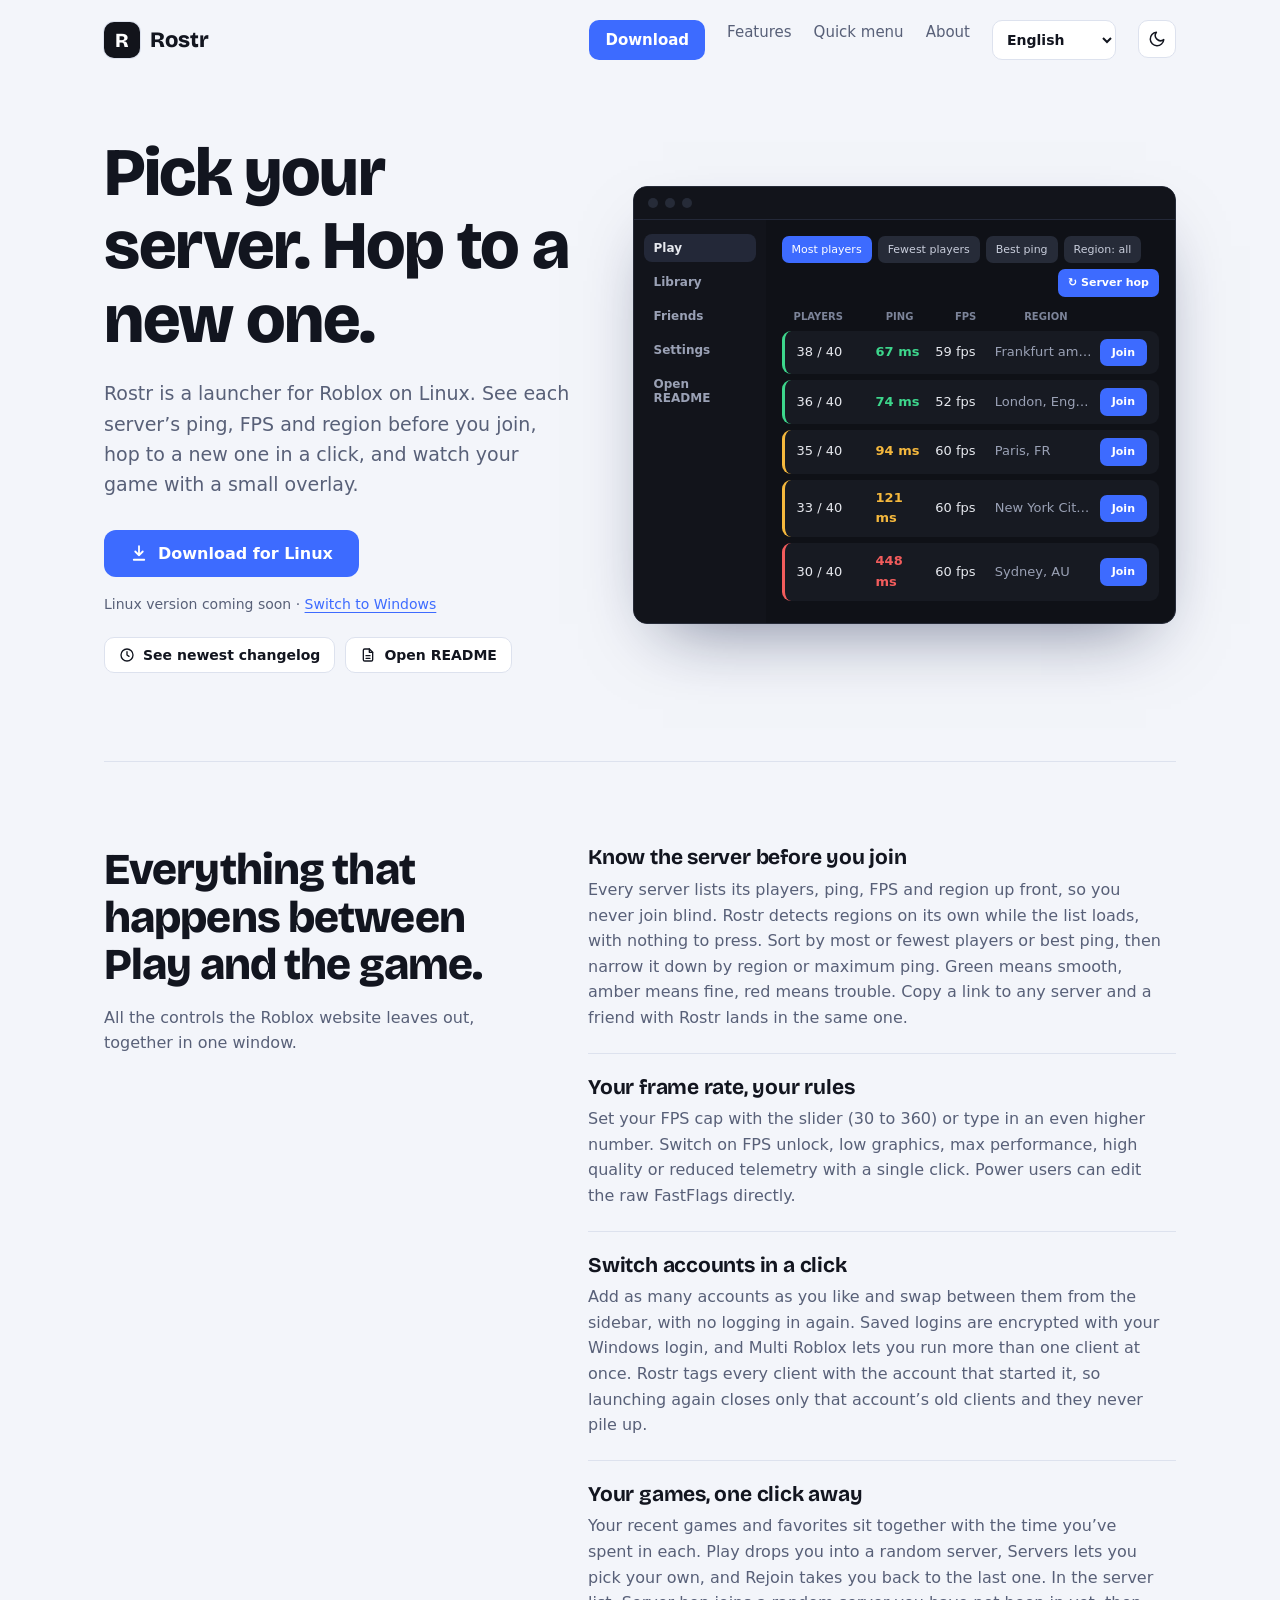
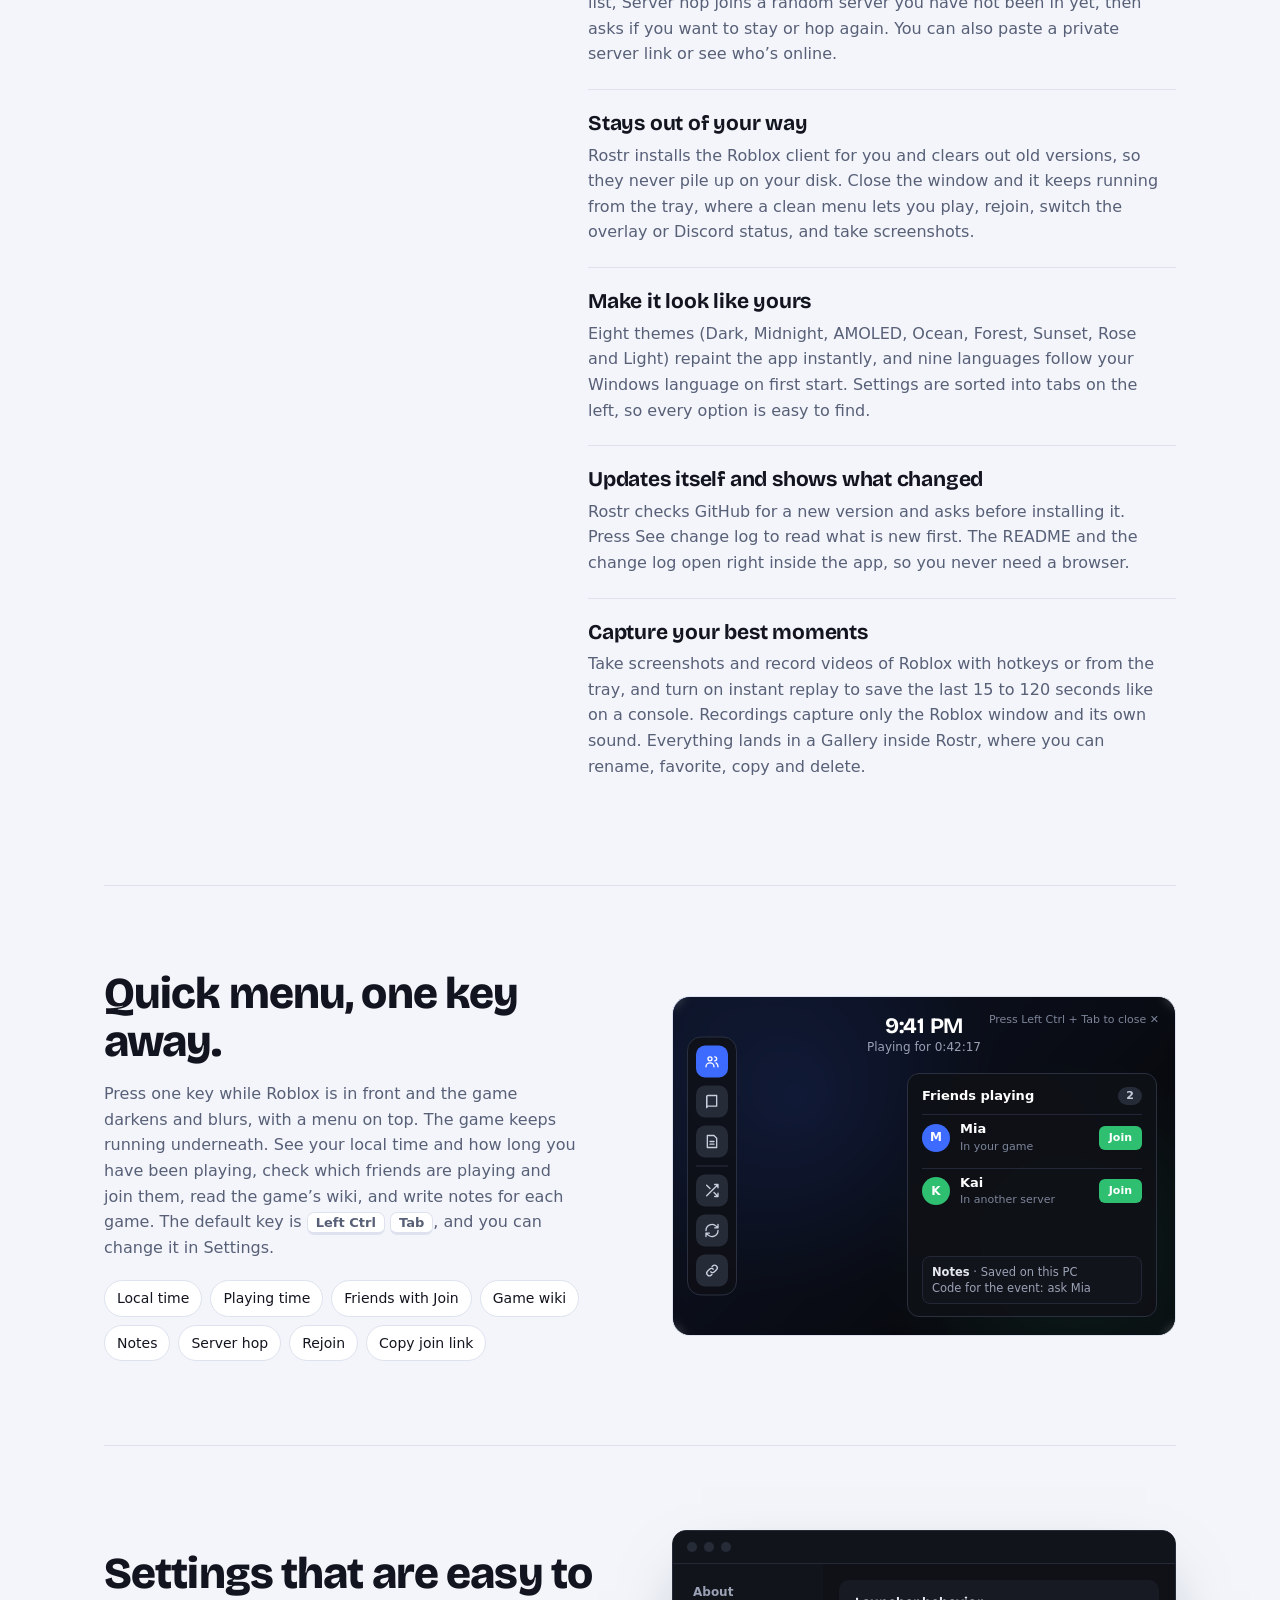
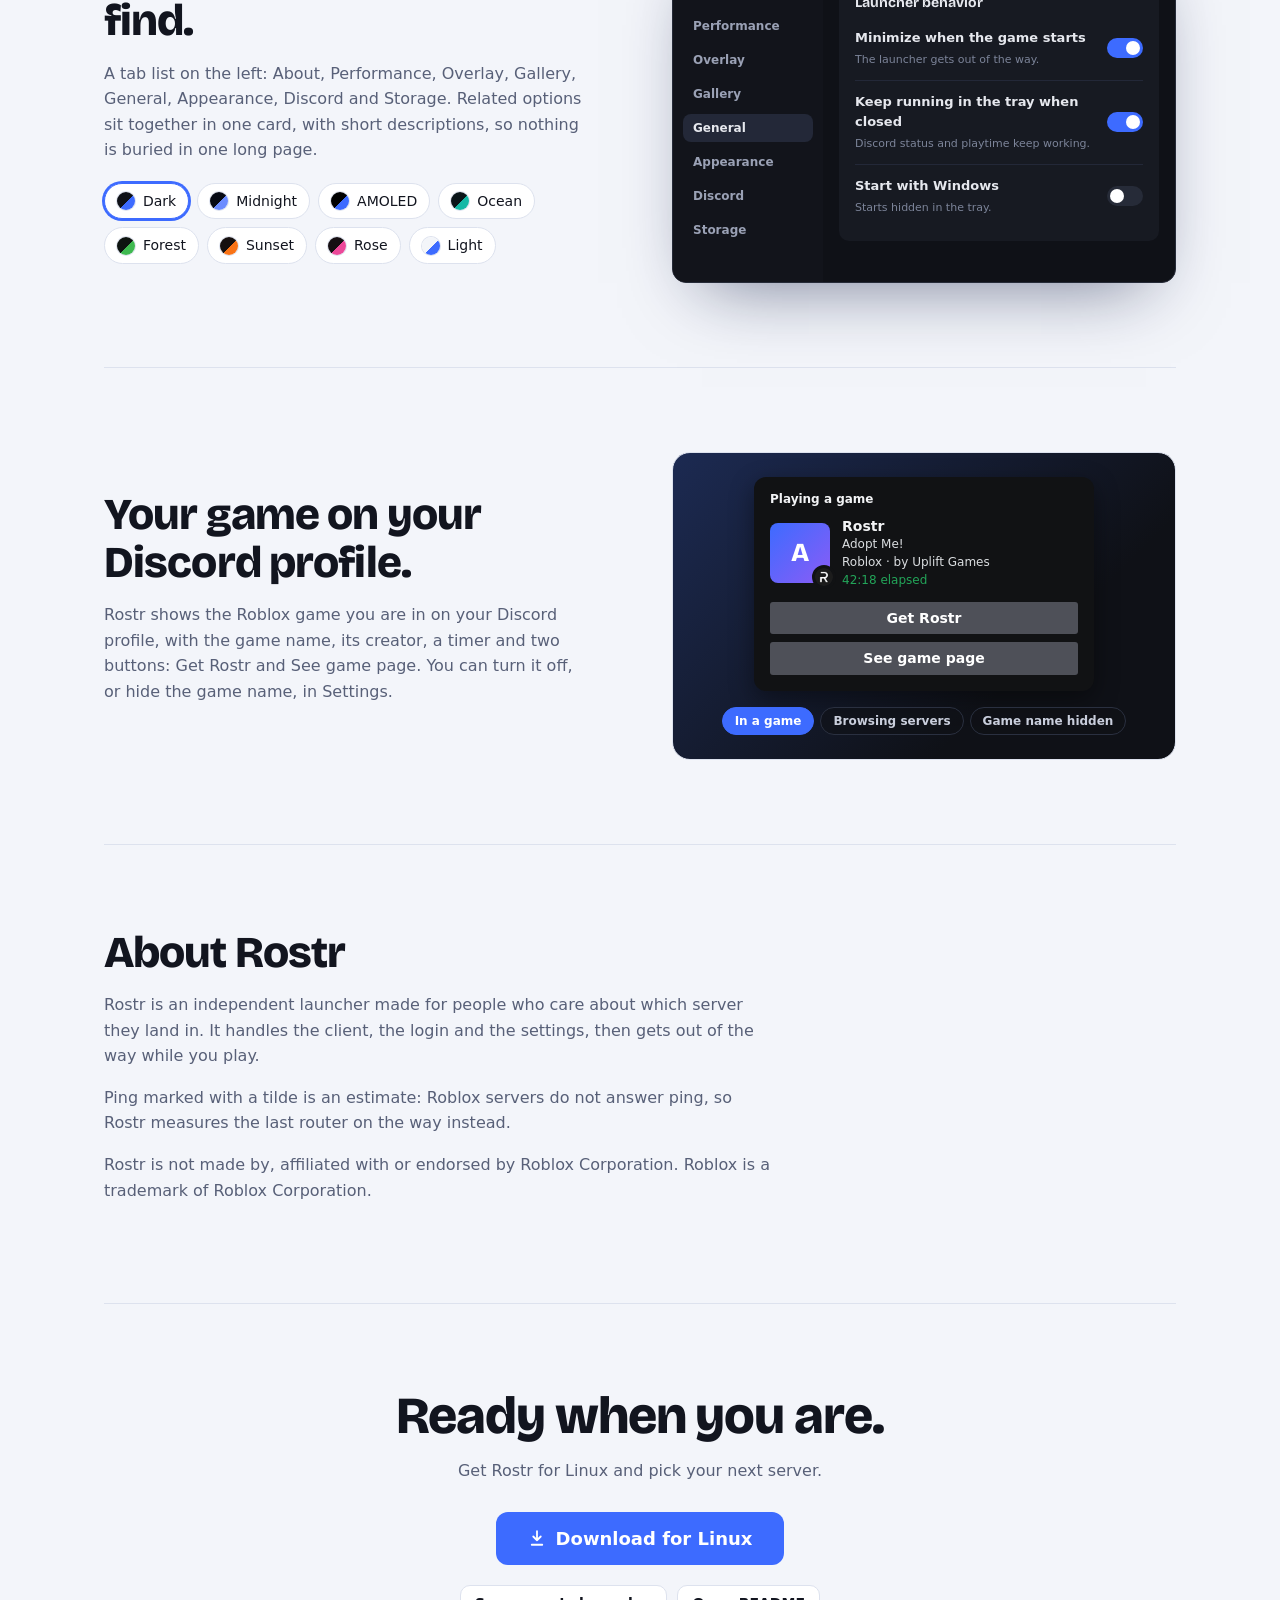
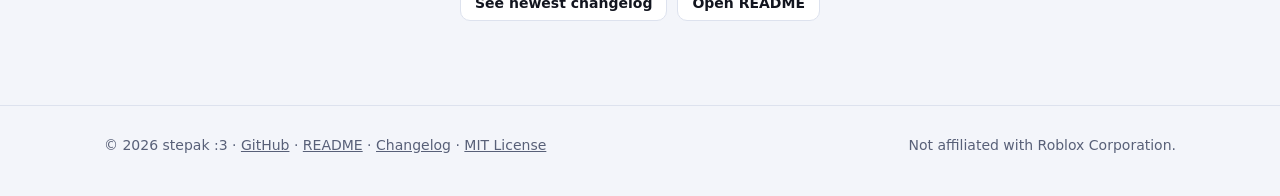
<file: index.html>
<!DOCTYPE html>
<html lang="en">
<head>
<meta charset="utf-8">
<meta name="viewport" content="width=device-width, initial-scale=1, viewport-fit=cover">
<link rel="icon" href="favicon.ico" sizes="any">
<link rel="icon" type="image/png" sizes="32x32" href="favicon-32.png">
<link rel="icon" type="image/png" sizes="192x192" href="icon-192.png">
<link rel="apple-touch-icon" href="apple-touch-icon.png">
<meta name="theme-color" content="#12141B">
<title>Rostr: pick your server, hop to a new one</title>
<meta name="description" content="Rostr is a Windows launcher for Roblox with a server browser, Server hop, auto region detection, an in-game overlay, screenshots and instant replay, Discord status, multiple accounts, FPS cap and FastFlag presets, themes and self-update.">
<link rel="stylesheet" href="https://fonts.googleapis.com/css2?family=Bricolage+Grotesque:opsz,wght@12..96,500;12..96,700;12..96,800&display=swap">
<script>try{var m=localStorage.getItem("rostr-mode");if(m==="light"||m==="dark")document.documentElement.setAttribute("data-mode",m)}catch(e){}</script>
<style>
:root{
  --bg:#F3F5FA; --surface:#FFFFFF; --ink:#12151F; --muted:#586078; --line:#DDE2EE;
  --accent:#3D6BFF; --accent-ink:#FFFFFF; --good:#1E9E63; --warn:#B7791F; --bad:#D03C3C;
  --ed-bg:#FFFFFF; --ed-head:#EBEBEB; --ed-tabs:#F6F5F4; --ed-line:#D8D8DC; --ed-gutter:#9A9996; --ed-sel:#CFE0FF;
  --display:"Bricolage Grotesque","Segoe UI",system-ui,sans-serif;
  --body:system-ui,"Segoe UI",Roboto,sans-serif;
  box-sizing:border-box;
  padding-top:env(safe-area-inset-top,0px);
  padding-bottom:env(safe-area-inset-bottom,0px);
}
@media (prefers-color-scheme:dark){
  :root:not([data-mode="light"]){
    --bg:#0D0F15; --surface:#151822; --ink:#E8EAF2; --muted:#8A92A8; --line:#232838;
    --accent:#5B83FF; --accent-ink:#0B1020; --good:#3DD68C; --warn:#F5B83D; --bad:#F25C5C;
    --ed-bg:#1E1E1E; --ed-head:#303030; --ed-tabs:#262626; --ed-line:#3A3A3A; --ed-gutter:#6F6F6F; --ed-sel:#2C4A8F;
    color-scheme:dark;
  }
}
:root[data-mode="dark"]{
  --bg:#0D0F15; --surface:#151822; --ink:#E8EAF2; --muted:#8A92A8; --line:#232838;
  --accent:#5B83FF; --accent-ink:#0B1020; --good:#3DD68C; --warn:#F5B83D; --bad:#F25C5C;
  --ed-bg:#1E1E1E; --ed-head:#303030; --ed-tabs:#262626; --ed-line:#3A3A3A; --ed-gutter:#6F6F6F; --ed-sel:#2C4A8F;
  color-scheme:dark;
}
html{scroll-padding-top:env(safe-area-inset-top,0px);scroll-behavior:smooth}
*,*::before,*::after{box-sizing:inherit}
body{margin:0;background:var(--bg);color:var(--ink);font:16px/1.6 var(--body);-webkit-font-smoothing:antialiased}
a{color:inherit}
:focus-visible{outline:3px solid var(--accent);outline-offset:3px;border-radius:6px}
.wrap{max-width:1120px;margin:0 auto;padding:0 24px}
h1,h2,h3{font-family:var(--display);line-height:1.08;margin:0;letter-spacing:-.02em}

/* header */
header{display:flex;align-items:center;gap:24px;padding:20px 0}
.brand{display:flex;align-items:center;gap:10px;font:800 22px var(--display);text-decoration:none}
.mark{width:36px;height:36px;border-radius:10px;background:#12141B;color:#fff;display:grid;place-items:center;font:800 20px var(--display);box-shadow:0 0 0 1px var(--line)}
nav{margin-left:auto;display:flex;gap:22px;font-size:15px}
nav a{text-decoration:none;color:var(--muted)}
nav a:hover{color:var(--ink)}
nav a.nav-dl{background:var(--accent);color:var(--accent-ink);font-weight:700;padding:8px 16px;border-radius:10px}
nav a.nav-dl:hover{color:var(--accent-ink);filter:brightness(1.08)}

.btn{appearance:none;border:0;cursor:pointer;font:700 16px var(--body);padding:14px 26px;border-radius:12px;background:var(--accent);color:var(--accent-ink);display:inline-flex;align-items:center;gap:10px}
.btn:hover{filter:brightness(1.08)}
.btn.small{padding:9px 16px;font-size:14px;border-radius:10px}
.btn svg{width:18px;height:18px}

/* hero */
.hero{display:grid;grid-template-columns:minmax(0,1fr) minmax(0,1.15fr);gap:56px;align-items:center;padding:56px 0 88px}
.hero h1{font-size:clamp(40px,5.6vw,68px);font-weight:800}
.hero p.lead{font-size:19px;color:var(--muted);max-width:30em;margin:22px 0 30px}
.cta-row{display:flex;flex-wrap:wrap;align-items:center;gap:16px}
.note{font-size:14px;color:var(--muted)}
.os-switch{color:var(--accent);text-underline-offset:3px}

/* app mock: always dark, it is a picture of the app */
.win{background:#0F1117;border:1px solid #262B38;border-radius:14px;overflow:hidden;color:#E6E8EE;box-shadow:0 30px 70px -30px rgba(10,20,60,.55);font-size:13px}
.win .bar{display:flex;gap:7px;padding:11px 14px;background:#12141B;border-bottom:1px solid #1F2432}
.win .bar i{width:10px;height:10px;border-radius:50%;background:#2A3040}
.win .body{display:grid;grid-template-columns:132px 1fr}
.win .side{background:#12141B;padding:14px 10px;display:flex;flex-direction:column;gap:6px;font-size:12px;color:#9AA1B5}
.win .side b{padding:7px 10px;border-radius:8px;font-weight:600}
.win .side b.on{background:#232838;color:#fff}
.win .main{padding:16px}
.win .tools{display:flex;gap:6px;flex-wrap:wrap;margin-bottom:12px}
.chip{padding:5px 10px;border-radius:7px;background:#262B38;font-size:11px;color:#C9CEDC}
.chip.on{background:#3D6BFF;color:#fff}
.srv-h,.srv{display:grid;grid-template-columns:1.1fr .8fr .8fr 1.5fr auto;gap:8px;align-items:center}
.srv-h{font-size:10px;color:#7C8499;padding:0 12px 6px;font-weight:600}
.srv{background:#171A22;border-radius:9px;padding:8px 12px;margin-bottom:6px;border-left:3px solid var(--c)}
.srv .p{font-weight:700;color:var(--c)}
.srv .r{color:#9AA1B5;white-space:nowrap;overflow:hidden;text-overflow:ellipsis}
.join{background:#3D6BFF;color:#fff;border-radius:7px;padding:5px 12px;font-size:11px;font-weight:600}

/* sections */
section{padding:84px 0;border-top:1px solid var(--line)}
.split{display:grid;grid-template-columns:minmax(0,5fr) minmax(0,7fr);gap:64px;align-items:start}
.split h2{font-size:clamp(30px,3.6vw,44px);font-weight:800;position:sticky;top:24px}
.split .intro{color:var(--muted);margin:16px 0 0;max-width:24em}
.item{padding:22px 0;border-bottom:1px solid var(--line)}
.item:first-child{padding-top:0}
.item:last-child{border-bottom:0}
.item h3{font-size:21px;font-weight:700;letter-spacing:-.01em}
.item p{margin:8px 0 0;color:var(--muted);max-width:36em}

/* quick menu */
.ov{display:grid;grid-template-columns:minmax(0,1fr) minmax(0,1fr);gap:64px;align-items:center}
.ov h2{font-size:clamp(30px,3.6vw,44px);font-weight:800}
.ov p{color:var(--muted);max-width:30em}
kbd{font:600 13px var(--body);background:var(--surface);border:1px solid var(--line);border-bottom-width:3px;border-radius:7px;padding:2px 8px}
.stage{background:linear-gradient(135deg,#1c2a52,#0f1117 70%);border-radius:18px;min-height:300px;position:relative;border:1px solid var(--line)}
.stage.qm{min-height:340px;overflow:hidden;color:#fff;font-size:13px}
.qm::before{content:"";position:absolute;inset:0;background:radial-gradient(circle at 25% 30%,#3D6BFF55,transparent 45%),radial-gradient(circle at 80% 75%,#2FBF7144,transparent 40%)}
.qm .qm-dim{position:absolute;inset:0;background:rgba(5,7,12,.62);-webkit-backdrop-filter:blur(5px);backdrop-filter:blur(5px)}
.qm .qm-top{position:absolute;top:16px;left:0;right:0;text-align:center;line-height:1.35}
.qm .qm-clock{font:700 22px var(--display);letter-spacing:-.01em}
.qm .qm-play{color:#9AA1B5;font-size:12px}
.qm .qm-close{position:absolute;top:14px;right:16px;color:#7C8499;font-size:11px}
.qm .qm-dock{position:absolute;left:14px;top:50%;transform:translateY(-50%);display:flex;flex-direction:column;gap:8px;padding:8px;border-radius:14px;background:rgba(15,17,23,.82);border:1px solid #2A3040}
.qm .qm-dock i{width:32px;height:32px;border-radius:9px;background:#262B38;display:grid;place-items:center;color:#C9CEDC}
.qm .qm-dock i.on{background:#3D6BFF;color:#fff}
.qm .qm-dock svg{width:16px;height:16px;fill:none;stroke:currentColor;stroke-width:2;stroke-linecap:round;stroke-linejoin:round}
.qm .qm-dock hr{border:0;border-top:1px solid #2A3040;margin:0}
.qm .qm-panel{position:absolute;right:18px;bottom:18px;top:76px;width:min(250px,56%);background:rgba(15,17,23,.9);border:1px solid #2A3040;border-radius:12px;padding:12px 14px;display:flex;flex-direction:column;gap:8px}
.qm .qm-h{display:flex;justify-content:space-between;align-items:center;font-weight:700}
.qm .qm-h span{background:#262B38;border-radius:9px;padding:0 8px;font-size:11px;color:#C9CEDC}
.qm .qm-row{display:flex;align-items:center;gap:10px;padding:6px 0;border-top:1px solid #232838}
.qm .qm-av{width:28px;height:28px;border-radius:50%;background:#3D6BFF;display:grid;place-items:center;font-size:12px;font-weight:700;flex:none}
.qm .qm-av.b{background:#2FBF71}
.qm .qm-name{flex:1;min-width:0;line-height:1.25}
.qm .qm-name b{display:block;font-weight:600}
.qm .qm-name small{color:#7C8499;font-size:11px}
.qm .qm-join{background:#2FBF71;border-radius:6px;padding:3px 10px;font-size:11px;font-weight:700}
.qm .qm-note{margin-top:auto;background:#12141B;border:1px solid #232838;border-radius:8px;padding:7px 9px;color:#9AA1B5;font-size:11.5px;line-height:1.4}
.qm .qm-note b{color:#E6E8EE;font-weight:600}
.toggles{list-style:none;padding:0;margin:20px 0 0;display:flex;flex-wrap:wrap;gap:8px}
.toggles li{padding:6px 12px;border-radius:999px;background:var(--surface);border:1px solid var(--line);font-size:14px}

/* download */
.dl{text-align:center}
.dl h2{font-size:clamp(32px,4.2vw,52px);font-weight:800}
.dl p{color:var(--muted);margin:14px auto 28px;max-width:28em}
.dl .btn{font-size:18px;padding:16px 32px}

.about{max-width:42em}
.about p{color:var(--muted)}
footer{border-top:1px solid var(--line);padding:28px 0 40px;font-size:14px;color:var(--muted)}
footer .wrap{display:flex;flex-wrap:wrap;gap:12px 32px;justify-content:space-between}

@media (max-width:860px){
  nav a:not(.nav-dl){display:none}
  header{justify-content:space-between}
  .hero,.split,.ov{grid-template-columns:minmax(0,1fr);gap:36px}
  .hero{padding:32px 0 60px}
  .split h2{position:static}
  section{padding:60px 0}
  .win .body{grid-template-columns:1fr}
  .win .side{display:none}
}
@media (max-width:520px){
  .qm .qm-close,.qm .qm-note{display:none}
  .qm .qm-panel{top:80px}
  .srv-h,.srv{grid-template-columns:1fr .9fr .9fr 1.4fr auto}
}
@media (prefers-reduced-motion:reduce){html{scroll-behavior:auto}}
.lang{background:#171A22;color:var(--ink);border:1px solid var(--line);border-radius:10px;padding:8px 10px;font:600 14px var(--body);cursor:pointer}
@media (max-width:700px){nav{flex-wrap:wrap;gap:10px}}

.lang{background:var(--surface)}
.mode-btn{appearance:none;cursor:pointer;width:38px;height:38px;border-radius:10px;border:1px solid var(--line);background:var(--surface);color:var(--ink);display:inline-grid;place-items:center;padding:0}
.mode-btn:hover{border-color:var(--accent)}
.mode-btn svg{width:18px;height:18px}
.mode-btn .i-sun{display:none}
:root[data-mode="dark"] .mode-btn .i-sun{display:block}
:root[data-mode="dark"] .mode-btn .i-moon{display:none}
@media (prefers-color-scheme:dark){
  :root:not([data-mode="light"]) .mode-btn .i-sun{display:block}
  :root:not([data-mode="light"]) .mode-btn .i-moon{display:none}
}
.dc{background:#171A22;border:1px solid var(--line);border-radius:16px;padding:16px;max-width:360px;font-family:var(--body)}
.dc small{display:block;color:#7C8499;font-size:11px;font-weight:700;letter-spacing:.04em;margin-bottom:10px}
.dc .row{display:flex;gap:12px}
.dc .art{width:64px;height:64px;border-radius:10px;background:linear-gradient(135deg,#3D6BFF,#8B5CF6);display:grid;place-items:center;font:800 28px var(--display);color:#fff;flex:none;position:relative}
.dc .art i{position:absolute;right:-5px;bottom:-5px;width:22px;height:22px;border-radius:50%;background:#0F1117;border:3px solid #171A22;display:grid;place-items:center;font:800 11px var(--display);color:#3D6BFF;font-style:normal}
.dc b{display:block;font-size:14px}.dc span{display:block;font-size:13px;color:#C9CEDC;margin-top:2px}
.dc .t{color:#3DD68C}
.dc .bt{display:grid;gap:6px;margin-top:12px}.dc .bt em{font-style:normal;text-align:center;font-weight:600;font-size:13px;background:#262B38;border-radius:8px;padding:7px}

/* newest version + the two buttons */
.rel{display:flex;flex-wrap:wrap;align-items:center;gap:10px;margin-top:22px}
.dl .rel{justify-content:center;margin-top:20px}
.pill{display:inline-flex;align-items:center;gap:8px;font-size:14px;color:var(--muted);padding:7px 13px;border:1px solid var(--line);border-radius:999px;background:var(--surface)}
.pill[hidden]{display:none}
.pill b{color:var(--ink);font-weight:700}
.pill .dot{width:8px;height:8px;border-radius:50%;background:var(--good);box-shadow:0 0 0 3px color-mix(in srgb,var(--good) 25%,transparent)}
.gbtn{display:inline-flex;align-items:center;gap:8px;text-decoration:none;font:600 14px var(--body);padding:9px 14px;border-radius:10px;border:1px solid var(--line);background:var(--surface);color:var(--ink);cursor:pointer}
.gbtn:hover{border-color:var(--accent)}
.gbtn svg{width:16px;height:16px;flex:none}

/* settings mock + themes */
.win.set .body{grid-template-columns:150px 1fr}
.win .card{background:#171A22;border-radius:10px;padding:14px 16px}
.win .card h4{margin:0 0 6px;font:700 14px var(--display)}
.win .row2{display:flex;align-items:center;justify-content:space-between;gap:16px;padding:11px 0;border-top:1px solid #232838}
.win .row2:first-of-type{border-top:0}
.win .row2 b{display:block;font-size:13px;font-weight:600}
.win .row2 span{display:block;font-size:11px;color:#7C8499;margin-top:2px}
.sw{flex:none;width:36px;height:20px;border-radius:999px;background:#2A3040;position:relative}
.sw::after{content:"";position:absolute;left:3px;top:3px;width:14px;height:14px;border-radius:50%;background:#fff}
.sw.on{background:#3D6BFF}.sw.on::after{left:19px}
.swatches li{display:flex;align-items:center;gap:8px}
.swatches i{width:18px;height:18px;border-radius:50%;background:linear-gradient(135deg,var(--b) 55%,var(--a) 55%);box-shadow:0 0 0 1px var(--line)}
@media (max-width:860px){.win.set .side{display:flex}.win.set .body{grid-template-columns:108px 1fr}}

/* README / change log window (looks like a Linux text editor) */
.ed-backdrop{position:fixed;inset:0;z-index:50;display:grid;place-items:center;background:rgba(8,10,16,.55);backdrop-filter:blur(3px);-webkit-backdrop-filter:blur(3px);
  padding:max(16px,env(safe-area-inset-top,0px)) max(16px,env(safe-area-inset-right,0px)) max(16px,env(safe-area-inset-bottom,0px)) max(16px,env(safe-area-inset-left,0px))}
.ed-backdrop[hidden]{display:none}
.ed-win{width:min(940px,100%);height:min(82vh,760px);display:flex;flex-direction:column;background:var(--ed-bg);color:var(--ink);border-radius:14px;overflow:hidden;
  border:1px solid var(--ed-line);box-shadow:0 40px 90px -20px rgba(0,0,0,.6)}
.ed-head{display:grid;grid-template-columns:1fr auto 1fr;align-items:center;padding:8px 10px;background:var(--ed-head);border-bottom:1px solid var(--ed-line)}
.ed-title{text-align:center;line-height:1.2}
.ed-title b{display:block;font:700 14px var(--body)}
.ed-title span{display:block;font-size:11px;color:var(--muted)}
.ed-close{justify-self:end;width:28px;height:28px;border-radius:50%;border:0;cursor:pointer;background:color-mix(in srgb,var(--ink) 10%,transparent);color:var(--ink);font:400 18px/1 var(--body);display:grid;place-items:center}
.ed-close:hover{background:color-mix(in srgb,var(--ink) 20%,transparent)}
.ed-tabs{display:flex;gap:2px;padding:6px 8px 0;background:var(--ed-tabs);border-bottom:1px solid var(--ed-line)}
.ed-tab{appearance:none;border:0;cursor:pointer;font:600 13px var(--body);color:var(--muted);background:transparent;padding:8px 16px;border-radius:8px 8px 0 0;display:inline-flex;align-items:center;gap:8px}
.ed-tab:hover{color:var(--ink)}
.ed-tab[aria-selected="true"]{background:var(--ed-bg);color:var(--ink);box-shadow:inset 0 2px 0 var(--accent)}
.ed-tab svg{width:14px;height:14px}
.ed-code{flex:1;overflow:auto;margin:0;padding:10px 0;background:var(--ed-bg);font:13.5px/1.65 "JetBrains Mono","Cascadia Mono",Consolas,"DejaVu Sans Mono",Menlo,monospace;tab-size:4;outline:0}
.ed-code .l{display:flex}
.ed-code .l:hover{background:color-mix(in srgb,var(--ink) 5%,transparent)}
.ed-code .n{flex:none;width:3.6em;padding-right:1.1em;text-align:right;color:var(--ed-gutter);user-select:none;-webkit-user-select:none}
.ed-code .t{flex:1;min-width:0;padding-right:20px;white-space:pre-wrap;overflow-wrap:anywhere;min-height:1.65em}
.ed-code .h{color:var(--accent);font-weight:700}
.ed-code .m{color:var(--warn);font-weight:700}
.ed-code .b{font-weight:700}
.ed-code .c{color:var(--good)}
.ed-code .q{color:var(--muted);font-style:italic}
.ed-code a.u{color:var(--accent);text-decoration:underline;text-underline-offset:2px}
.ed-code ::selection{background:var(--ed-sel)}
.ed-code .msg{padding:18px 24px;color:var(--muted);font-family:var(--body);font-size:14px}
.ed-mode{margin-left:auto;display:flex;align-self:center;padding:0 4px 6px}
.ed-mode button{appearance:none;cursor:pointer;font:600 12px var(--body);color:var(--muted);background:transparent;border:1px solid var(--ed-line);padding:4px 12px}
.ed-mode button+button{margin-left:-1px}
.ed-mode button:first-child{border-radius:7px 0 0 7px}
.ed-mode button:last-child{border-radius:0 7px 7px 0}
.ed-mode button:hover{color:var(--ink)}
.ed-mode button[aria-pressed="true"]{background:var(--accent);border-color:var(--accent);color:var(--accent-ink);position:relative}
/* Preview: the Markdown shown as a real page */
.ed-code.pv{padding:0;font:15px/1.65 var(--body)}
.md{max-width:800px;padding:22px 30px 44px;overflow-wrap:anywhere}
.md>:first-child{margin-top:0}
.md h1,.md h2,.md h3,.md h4,.md h5,.md h6{font-family:var(--display);line-height:1.2;margin:1.5em 0 .5em;letter-spacing:-.01em}
.md h1{font-size:30px;padding-bottom:.3em;border-bottom:1px solid var(--ed-line)}
.md h2{font-size:23px;padding-bottom:.25em;border-bottom:1px solid var(--ed-line)}
.md h3{font-size:18px}.md h4{font-size:16px}.md h5,.md h6{font-size:14px;color:var(--muted)}
.md p{margin:0 0 1em}
.md ul,.md ol{margin:0 0 1em;padding-left:1.6em}.md li{margin:.28em 0}.md li>ul,.md li>ol{margin:.28em 0 0}
.md a{color:var(--accent);text-underline-offset:2px}
.md code{font:.88em "JetBrains Mono","Cascadia Mono",Consolas,"DejaVu Sans Mono",Menlo,monospace;background:color-mix(in srgb,var(--ink) 9%,transparent);padding:.15em .4em;border-radius:5px}
.md pre{margin:0 0 1em;padding:12px 14px;overflow:auto;background:color-mix(in srgb,var(--ink) 7%,transparent);border-radius:8px;line-height:1.5}
.md pre code{background:none;padding:0;font-size:13px}
.md blockquote{margin:0 0 1em;padding:.1em 1em;border-left:4px solid var(--accent);background:color-mix(in srgb,var(--accent) 7%,transparent);border-radius:0 8px 8px 0;color:var(--muted)}
.md blockquote p:last-child{margin-bottom:.6em}.md blockquote p:first-child{margin-top:.6em}
.md hr{border:0;border-top:1px solid var(--ed-line);margin:1.6em 0}
.md table{border-collapse:collapse;margin:0 0 1em;display:block;overflow:auto}
.md th,.md td{border:1px solid var(--ed-line);padding:6px 12px;text-align:left}
.md th{background:color-mix(in srgb,var(--ink) 6%,transparent)}
.ed-status{display:flex;flex-wrap:wrap;gap:6px 22px;align-items:center;padding:6px 14px;background:var(--ed-head);border-top:1px solid var(--ed-line);font-size:12px;color:var(--muted)}
.ed-status a{margin-left:auto;color:var(--accent);text-decoration:none;font-weight:600}
.ed-status a:hover{text-decoration:underline}
@media (prefers-reduced-motion:no-preference){.ed-backdrop:not([hidden]) .ed-win{animation:edIn .16s ease-out}@keyframes edIn{from{opacity:0;transform:translateY(8px) scale(.985)}to{opacity:1;transform:none}}}
@media (max-width:640px){.ed-backdrop{padding:0}.ed-win{height:100%;border-radius:0;border:0}.ed-code{font-size:12.5px}.ed-code.pv{font-size:15px}.md{padding:18px 18px 36px}.ed-code .n{width:2.8em;padding-right:.7em}.ed-status a{margin-left:0}.ed-tabs{flex-wrap:wrap}.ed-tab{padding:8px 10px}}

/* interactive mocks: every colour comes from --w* so a theme can repaint them */
.win{--wbg:#0F1117;--wbg2:#12141B;--wcard:#171A22;--wline:#232838;--wdim:#262B38;--wmuted:#7C8499;--wsoft:#9AA1B5;--wtext2:#C9CEDC;--wtext:#E6E8EE;--wacc:#3D6BFF;--wai:#fff;background:var(--wbg);border-color:var(--wdim);color:var(--wtext);transition:background .2s,color .2s}
.win .bar,.win .side{background:var(--wbg2)}.win .bar{border-color:var(--wline)}.win .bar i{background:var(--wdim)}
.win .side{color:var(--wsoft)}.win .side b,.win .side button{padding:7px 10px;border-radius:8px;font:600 12px var(--body);text-align:left;border:0;background:transparent;color:inherit}
.win .side button{cursor:pointer}.win .side button:hover:not(.on){color:var(--wtext)}.win .side b[aria-disabled]{cursor:default}
.win .side b.on,.win .side button.on{background:var(--wline);color:var(--wtext)}
.win .chip{background:var(--wdim);color:var(--wtext2)}.win .chip.on{background:var(--wacc);color:var(--wai)}
.win .srv,.win .card{background:var(--wcard)}.win .srv-h,.win .row2 span{color:var(--wmuted)}.win .srv .r{color:var(--wsoft)}
.win .chip.hop{background:var(--wacc);color:var(--wai);font-weight:600;margin-left:auto}.win .join{background:var(--wacc);color:var(--wai)}.win .row2{border-color:var(--wline)}
.win .sw{background:var(--wdim);cursor:pointer}.win .sw.on{background:var(--wacc)}
.win .main{min-height:318px}.pg[hidden]{display:none}
.pgh{font:700 17px var(--display);margin:0 0 3px}.pgs{font-size:11px;color:var(--wmuted);margin:0 0 10px}
.stats{display:grid;grid-template-columns:repeat(3,auto);justify-content:start;gap:4px 26px;background:var(--wcard);border-radius:10px;padding:10px 14px;margin-bottom:12px}
.stats small,.cap{font-size:9.5px;font-weight:600;color:var(--wmuted);letter-spacing:.03em}.stats b{font-size:14px}
.cols{display:grid;grid-template-columns:repeat(auto-fit,minmax(185px,1fr));gap:12px}.cap{display:block;margin:0 0 6px 2px}
.lc,.fc{background:var(--wcard);border-radius:10px;padding:9px;display:flex;gap:10px;margin-bottom:6px;align-items:center}.lc{align-items:flex-start}
.ic{width:40px;height:40px;border-radius:9px;flex:none;display:grid;place-items:center;font:800 16px var(--display);color:#fff}
.lc b,.fc b{display:block;font-size:12px}.lc span,.fc span{display:block;font-size:10.5px;color:var(--wmuted);margin-top:1px}.lc span.pt{color:#8FA8FF}
.lc .bt2{display:flex;gap:4px;flex-wrap:wrap;margin-top:6px}
.lb{border:0;border-radius:6px;padding:4px 9px;font:600 10.5px var(--body);color:#fff;background:var(--wdim);cursor:pointer}.lb.g{background:#2FBF71}
.fc .av{width:34px;height:34px;border-radius:50%;flex:none;position:relative;display:grid;place-items:center;font:800 13px var(--display);color:#fff}
.fc .av i{position:absolute;right:-2px;bottom:-2px;width:11px;height:11px;border-radius:50%;background:var(--s);border:2px solid var(--wcard)}
.fc>div:nth-child(2){flex:1;min-width:0}.fc .lb[disabled]{opacity:.4;cursor:default}
.ftools{display:flex;gap:6px;align-items:center;margin-bottom:10px;font-size:10.5px;color:var(--wmuted)}.ftools .lb{padding:5px 10px}
.mt{display:flex;flex-wrap:wrap;gap:8px;padding-top:10px}
.mt button{width:24px;height:24px;border-radius:50%;border:2px solid transparent;cursor:pointer;background:linear-gradient(135deg,var(--b) 55%,var(--a) 55%);box-shadow:0 0 0 1px var(--wline)}
.mt button[aria-pressed=true]{border-color:var(--wtext)}
.swatches li{padding:0;border:0;background:none}
.tbtn{appearance:none;display:inline-flex;align-items:center;gap:8px;padding:6px 12px;border-radius:999px;background:var(--surface);border:1px solid var(--line);color:var(--ink);font:inherit;font-size:14px;cursor:pointer}
.tbtn:hover{border-color:var(--accent)}.tbtn[aria-pressed=true]{border-color:var(--accent);box-shadow:0 0 0 2px var(--accent)}
/* Discord "Playing" card, laid out like Discord's own profile card */
.dx{width:min(100%,340px);background:#111214;border-radius:12px;padding:16px;font:14px/1.3 "gg sans","Noto Sans",system-ui,sans-serif;color:#f2f3f5;box-shadow:0 8px 24px rgba(0,0,0,.4)}
.dx h5{margin:0 0 12px;font:700 12px/1 "gg sans","Noto Sans",system-ui,sans-serif;color:#f2f3f5}
.dx .row{display:flex;gap:12px;align-items:center}.dx .big{width:60px;height:60px;border-radius:8px;flex:none;position:relative;display:grid;place-items:center;font:800 26px var(--display);color:#fff;background:#12141B}
.dx .big img{width:100%;height:100%;border-radius:8px;display:block}.dx .sm{position:absolute;right:-6px;bottom:-6px;width:24px;height:24px;border-radius:50%;border:3px solid #111214;background:#12141B;overflow:hidden}.dx .sm img{width:100%;height:100%;display:block}
.dx .t b{display:block;font-size:14px;font-weight:600}.dx .t span{display:block;font-size:12px;color:#dbdee1;margin-top:2px;overflow:hidden;text-overflow:ellipsis;white-space:nowrap}.dx .t .el{color:#23a559}
.dx .bts{display:grid;gap:8px;margin-top:14px}.dx .bts a{display:block;text-align:center;background:#4e5058;color:#fff;text-decoration:none;font-weight:600;font-size:14px;padding:7px;border-radius:3px;cursor:default}
.seg{display:flex;flex-wrap:wrap;gap:6px;justify-content:center;margin-top:16px}
.seg button{appearance:none;border:1px solid #2A3040;background:rgba(15,17,23,.6);color:#C9CEDC;font:600 12px var(--body);padding:6px 12px;border-radius:999px;cursor:pointer}
.seg button[aria-pressed=true]{background:#3D6BFF;border-color:#3D6BFF;color:#fff}
@media (max-width:860px){.win:not(.set) .side{display:flex;flex-direction:row;flex-wrap:wrap;padding:10px}}
.dx .big .gi{position:absolute;inset:0}
</style>
</head>
<body>
<div class="wrap">
  <header>
    <a class="brand" href="#top"><span class="mark">R</span>Rostr</a>
    <nav aria-label="Main">
      <a href="#download" class="nav-dl" data-i18n="navDl">Download</a>
      <a href="#features" data-i18n="navFeat">Features</a>
      <a href="#quickmenu" data-i18n="navOv">Quick menu</a>
      <a href="#about" data-i18n="navAbout">About</a>
      <select class="lang" id="lang" aria-label="Language"></select>
      <button type="button" class="mode-btn" id="modebtn" aria-label="Switch to dark mode" title="Switch theme">
        <svg class="i-moon" viewBox="0 0 24 24" fill="none" stroke="currentColor" stroke-width="2" stroke-linecap="round" stroke-linejoin="round" aria-hidden="true"><path d="M21 12.8A9 9 0 1 1 11.2 3a7 7 0 0 0 9.8 9.8z"/></svg>
        <svg class="i-sun" viewBox="0 0 24 24" fill="none" stroke="currentColor" stroke-width="2" stroke-linecap="round" stroke-linejoin="round" aria-hidden="true"><circle cx="12" cy="12" r="4"/><path d="M12 2v2M12 20v2M4.9 4.9l1.4 1.4M17.7 17.7l1.4 1.4M2 12h2M20 12h2M4.9 19.1l1.4-1.4M17.7 6.3l1.4-1.4"/></svg>
      </button>
    </nav>
  </header>

  <main id="top">
    <div class="hero">
      <div>
        <h1 data-i18n="h1">Pick your server. Hop to a new one.</h1>
        <p data-i18n="lead" class="lead">Rostr is a launcher for Roblox on <span class="os-name">Windows</span>. See each server’s ping, FPS and region before you join, hop to a new one in a click, and watch your game with a small overlay.</p>
        <div class="cta-row">
          <button type="button" class="btn">
            <svg viewBox="0 0 24 24" fill="none" stroke="currentColor" stroke-width="2.4" stroke-linecap="round" stroke-linejoin="round" aria-hidden="true"><path d="M12 3v12m0 0l-5-5m5 5l5-5M5 21h14"/></svg><span data-i18n="dlFor">Download for <span class="os-name">Windows</span></span>
          </button>
          <span class="note"><span id="os-note">Windows 10 and 11</span> · <a href="#" id="os-switch" class="os-switch">Switch to Linux</a></span>
        </div>

        <div class="rel">
          <span class="pill"><span class="dot" aria-hidden="true"></span><span data-i18n="verLabel">Newest version</span> <b class="ver-text">…</b></span>
          <a class="gbtn" href="https://github.com/stepak2321/rostr.trebka.net/releases/latest" data-open="log">
            <svg viewBox="0 0 24 24" fill="none" stroke="currentColor" stroke-width="2" stroke-linecap="round" stroke-linejoin="round" aria-hidden="true"><circle cx="12" cy="12" r="9"/><path d="M12 7v5l3 2"/></svg><span data-i18n="btnLog">See newest changelog</span></a>
          <a class="gbtn" href="https://github.com/stepak2321/rostr.trebka.net#readme" data-open="readme">
            <svg viewBox="0 0 24 24" fill="none" stroke="currentColor" stroke-width="2" stroke-linecap="round" stroke-linejoin="round" aria-hidden="true"><path d="M14 3H7a2 2 0 0 0-2 2v14a2 2 0 0 0 2 2h10a2 2 0 0 0 2-2V8z"/><path d="M14 3v5h5M9 13h6M9 17h6"/></svg><span data-i18n="btnReadme">Open README</span></a>
        </div>
      </div>

      <div class="win" role="group" aria-label="The Rostr app. Use the menu on the left to switch between Play, Library and Friends.">
        <div class="bar"><i></i><i></i><i></i></div>
        <div class="body">
          <div class="side"><button class="on" type="button" data-page="play">Play</button><button type="button" data-page="library">Library</button><button type="button" data-page="friends">Friends</button><b aria-disabled="true">Settings</b><b aria-disabled="true">Open README</b></div>
          <div class="main">
            <div class="pg" data-pg="play">
            <div class="tools"><span class="chip on">Most players</span><span class="chip">Fewest players</span><span class="chip">Best ping</span><span class="chip">Region: all</span><span class="chip hop">&#8635; Server hop</span></div>
            <div class="srv-h"><span>PLAYERS</span><span>PING</span><span>FPS</span><span>REGION</span><span></span></div>
            <div class="srv" style="--c:#3DD68C"><span>38 / 40</span><span class="p">67 ms</span><span>59 fps</span><span class="r">Frankfurt am Main, DE</span><span class="join">Join</span></div>
            <div class="srv" style="--c:#3DD68C"><span>36 / 40</span><span class="p">74 ms</span><span>52 fps</span><span class="r">London, England, GB</span><span class="join">Join</span></div>
            <div class="srv" style="--c:#F5B83D"><span>35 / 40</span><span class="p">94 ms</span><span>60 fps</span><span class="r">Paris, FR</span><span class="join">Join</span></div>
            <div class="srv" style="--c:#F5B83D"><span>33 / 40</span><span class="p">121 ms</span><span>60 fps</span><span class="r">New York City, US</span><span class="join">Join</span></div>
            <div class="srv" style="--c:#F25C5C"><span>30 / 40</span><span class="p">448 ms</span><span>60 fps</span><span class="r">Sydney, AU</span><span class="join">Join</span></div>
            </div>
            <div class="pg" data-pg="library" hidden>
              <h5 class="pgh">Library</h5><p class="pgs">Your games and how long you have played them.</p>
              <div class="stats"><small>TOTAL PLAYTIME</small><small>GAMES PLAYED</small><small>MOST PLAYED</small><b>42 h 15 min</b><b>4</b><b>Adopt Me!</b></div>
              <div class="cols"><div><span class="cap">FAVORITES</span><div class="lc"><div class="ic" style="background:linear-gradient(135deg,#3D6BFF,#8B5CF6)">A</div><div><b>Adopt Me!</b><span>by Uplift Games</span><span class="pt">18 h 40 min</span><div class="bt2"><button class="lb g" type="button">Play</button><button class="lb" type="button">Servers</button><button class="lb" type="button">Rejoin</button><button class="lb" type="button" aria-label="Favorite">&#9733;</button></div></div></div><div class="lc"><div class="ic" style="background:linear-gradient(135deg,#f59e0b,#ef4444)">B</div><div><b>Blox Fruits</b><span>by Gamer Robot Inc</span><span class="pt">9 h 5 min</span><div class="bt2"><button class="lb g" type="button">Play</button><button class="lb" type="button">Servers</button><button class="lb" type="button" aria-label="Favorite">&#9733;</button></div></div></div></div>
              <div><span class="cap">RECENT</span><div class="lc"><div class="ic" style="background:linear-gradient(135deg,#14b8a6,#3b82f6)">B</div><div><b>Brookhaven RP</b><span>by Wolfpaq</span><span class="pt">11 h 2 min</span><div class="bt2"><button class="lb g" type="button">Play</button><button class="lb" type="button">Servers</button><button class="lb" type="button">Rejoin</button><button class="lb" type="button" aria-label="Favorite">&#9733;</button></div></div></div><div class="lc"><div class="ic" style="background:linear-gradient(135deg,#ec4899,#f97316)">T</div><div><b>Tower of Hell</b><span>by YXCeptional Studios</span><span class="pt">3 h 28 min</span><div class="bt2"><button class="lb g" type="button">Play</button><button class="lb" type="button">Servers</button><button class="lb" type="button" aria-label="Favorite">&#9733;</button></div></div></div></div></div>
            </div>
            <div class="pg" data-pg="friends" hidden>
              <h5 class="pgh">Friends</h5><p class="pgs">Join a friend who is in a game.</p>
              <div class="ftools"><button class="lb" type="button" id="frefresh">Refresh</button><button class="lb" type="button" id="offbtn">Offline friends: hidden</button><span id="fcount">3 online</span></div>
              <div class="fc"><div class="av" style="background:linear-gradient(135deg,#3D6BFF,#8B5CF6);--s:#3DD68C">M<i></i></div><div><b>Mia_Builds</b><span>Playing Adopt Me!</span></div><button class="lb g" type="button">Join</button></div><div class="fc"><div class="av" style="background:linear-gradient(135deg,#f59e0b,#ef4444);--s:#3DD68C">K<i></i></div><div><b>Kuba2011</b><span>Playing Blox Fruits</span></div><button class="lb g" type="button">Join</button></div><div class="fc"><div class="av" style="background:linear-gradient(135deg,#14b8a6,#3b82f6);--s:#3D8BFF">N<i></i></div><div><b>NovaFox</b><span>Online</span></div><button class="lb g" type="button" disabled>Join</button></div><div class="fc" data-off><div class="av" style="background:linear-gradient(135deg,#ec4899,#f97316);--s:#5C6377">T<i></i></div><div><b>Tomas_R</b><span>Offline</span></div><button class="lb g" type="button" disabled>Join</button></div>
            </div>
          </div>
        </div>
      </div>
    </div>

    <section id="features">
      <div class="split">
        <div>
          <h2 data-i18n="h2f">Everything that happens between Play and the game.</h2>
          <p class="intro" data-i18n="intro">All the controls the Roblox website leaves out, together in one window.</p>
        </div>
        <div>
          <div class="item">
            <h3 data-i18n="f1t">Know the server before you join</h3>
            <p data-i18n="f1p">Every server lists its players, ping, FPS and region up front, so you never join blind. Rostr detects regions on its own while the list loads, with nothing to press. Sort by most or fewest players or best ping, then narrow it down by region or maximum ping. Green means smooth, amber means fine, red means trouble. Copy a link to any server and a friend with Rostr lands in the same one.</p>
          </div>
          <div class="item">
            <h3 data-i18n="f2t">Your frame rate, your rules</h3>
            <p data-i18n="f2p">Set your FPS cap with the slider (30 to 360) or type in an even higher number. Switch on FPS unlock, low graphics, max performance, high quality or reduced telemetry with a single click. Power users can edit the raw FastFlags directly.</p>
          </div>
          <div class="item">
            <h3 data-i18n="f3t">Switch accounts in a click</h3>
            <p data-i18n="f3p">Add as many accounts as you like and swap between them from the sidebar, with no logging in again. Saved logins are encrypted with your Windows login, and Multi Roblox lets you run more than one client at once. Rostr tags every client with the account that started it, so launching again closes only that account’s old clients and they never pile up.</p>
          </div>
          <div class="item">
            <h3 data-i18n="f4t">Your games, one click away</h3>
            <p data-i18n="f4p">Your recent games and favorites sit together with the time you’ve spent in each. Play drops you into a random server, Servers lets you pick your own, and Rejoin takes you back to the last one. In the server list, Server hop joins a random server you have not been in yet, then asks if you want to stay or hop again. You can also paste a private server link or see who’s online.</p>
          </div>
          <div class="item">
            <h3 data-i18n="f5t">Stays out of your way</h3>
            <p data-i18n="f5p">Rostr installs the Roblox client for you and clears out old versions, so they never pile up on your disk. Close the window and it keeps running from the tray, where a clean menu lets you play, rejoin, switch the overlay or Discord status, and take screenshots.</p>
          </div>
          <div class="item">
            <h3 data-i18n="f6t">Make it look like yours</h3>
            <p data-i18n="f6p">Eight themes (Dark, Midnight, AMOLED, Ocean, Forest, Sunset, Rose and Light) repaint the app instantly, and nine languages follow your Windows language on first start. Settings are sorted into tabs on the left, so every option is easy to find.</p>
          </div>
          <div class="item">
            <h3 data-i18n="f7t">Updates itself and shows what changed</h3>
            <p data-i18n="f7p">Rostr checks GitHub for a new version and asks before installing it. Press See change log to read what is new first. The README and the change log open right inside the app, so you never need a browser.</p>
          </div>
          <div class="item">
            <h3 data-i18n="f8t">Capture your best moments</h3>
            <p data-i18n="f8p">Take screenshots and record videos of Roblox with hotkeys or from the tray, and turn on instant replay to save the last 15 to 120 seconds like on a console. Recordings capture only the Roblox window and its own sound. Everything lands in a Gallery inside Rostr, where you can rename, favorite, copy and delete.</p>
          </div>
        </div>
      </div>
    </section>

    <section id="quickmenu">
      <div class="ov">
        <div>
          <h2 data-i18n="h2o">Quick menu, one key away.</h2>
          <p data-i18n="ovP">Press one key while Roblox is in front and the game darkens and blurs, with a menu on top. The game keeps running underneath. See your local time and how long you have been playing, check which friends are playing and join them, read the game’s wiki, and write notes for each game. The default key is <kbd>Left Ctrl</kbd> <kbd>Tab</kbd>, and you can change it in Settings.</p>
          <ul class="toggles" aria-label="What the quick menu gives you">
            <li>Local time</li><li>Playing time</li><li>Friends with Join</li><li>Game wiki</li><li>Notes</li><li>Server hop</li><li>Rejoin</li><li>Copy join link</li>
          </ul>
        </div>
        <div class="stage qm" role="img" aria-label="A game window dimmed and blurred, with the Rostr quick menu on top: the time, how long you have played, a list of friends who are playing with Join buttons, and a column of quick buttons on the left">
          <div class="qm-dim"></div>
          <div class="qm-top"><div class="qm-clock">9:41 PM</div><div class="qm-play">Playing for 0:42:17</div></div>
          <div class="qm-close">Press Left Ctrl + Tab to close ✕</div>
          <div class="qm-dock">
            <i class="on"><svg viewBox="0 0 24 24" aria-hidden="true"><circle cx="9" cy="8" r="3"/><path d="M3 20c0-3.3 2.7-6 6-6s6 2.7 6 6"/><path d="M16 5a3 3 0 0 1 0 6M18 14c1.7.8 3 2.6 3 6"/></svg></i>
            <i><svg viewBox="0 0 24 24" aria-hidden="true"><path d="M4 5a2 2 0 0 1 2-2h13v16H6a2 2 0 0 0-2 2z"/><path d="M4 21V5"/></svg></i>
            <i><svg viewBox="0 0 24 24" aria-hidden="true"><path d="M5 3h10l4 4v14H5z"/><path d="M9 12h6M9 16h6"/></svg></i>
            <hr>
            <i><svg viewBox="0 0 24 24" aria-hidden="true"><path d="M16 3h5v5M4 20 21 3M21 16v5h-5M15 15l6 6M4 4l5 5"/></svg></i>
            <i><svg viewBox="0 0 24 24" aria-hidden="true"><path d="M3 12a9 9 0 0 1 15.5-6.2L21 8M21 3v5h-5M21 12a9 9 0 0 1-15.5 6.2L3 16M3 21v-5h5"/></svg></i>
            <i><svg viewBox="0 0 24 24" aria-hidden="true"><path d="M10 14a4 4 0 0 0 5.7 0l3-3a4 4 0 0 0-5.7-5.7l-1 1M14 10a4 4 0 0 0-5.7 0l-3 3A4 4 0 0 0 11 18.7l1-1"/></svg></i>
          </div>
          <div class="qm-panel">
            <div class="qm-h">Friends playing <span>2</span></div>
            <div class="qm-row"><div class="qm-av">M</div><div class="qm-name"><b>Mia</b><small>In your game</small></div><div class="qm-join">Join</div></div>
            <div class="qm-row"><div class="qm-av b">K</div><div class="qm-name"><b>Kai</b><small>In another server</small></div><div class="qm-join">Join</div></div>
            <div class="qm-note"><b>Notes</b> · Saved on this PC<br>Code for the event: ask Mia</div>
          </div>
        </div>
      </div>
    </section>

    <section id="settings">
      <div class="ov">
        <div>
          <h2 data-i18n="sT">Settings that are easy to find.</h2>
          <p data-i18n="sP">A tab list on the left: About, Performance, Overlay, Gallery, General, Appearance, Discord and Storage. Related options sit together in one card, with short descriptions, so nothing is buried in one long page.</p>
          <ul class="toggles swatches" aria-label="Themes. Pick one to preview it in the settings window."><li><button type="button" class="tbtn" data-theme="Dark" aria-pressed="false"><i style="--b:#0F1117;--a:#3D6BFF"></i>Dark</button></li><li><button type="button" class="tbtn" data-theme="Midnight" aria-pressed="false"><i style="--b:#070A14;--a:#6C8CFF"></i>Midnight</button></li><li><button type="button" class="tbtn" data-theme="AMOLED" aria-pressed="false"><i style="--b:#000000;--a:#3D6BFF"></i>AMOLED</button></li><li><button type="button" class="tbtn" data-theme="Ocean" aria-pressed="false"><i style="--b:#0A1418;--a:#14B8A6"></i>Ocean</button></li><li><button type="button" class="tbtn" data-theme="Forest" aria-pressed="false"><i style="--b:#0E1410;--a:#3FB950"></i>Forest</button></li><li><button type="button" class="tbtn" data-theme="Sunset" aria-pressed="false"><i style="--b:#16100F;--a:#F97316"></i>Sunset</button></li><li><button type="button" class="tbtn" data-theme="Rose" aria-pressed="false"><i style="--b:#150F13;--a:#EC4899"></i>Rose</button></li><li><button type="button" class="tbtn" data-theme="Light" aria-pressed="false"><i style="--b:#F3F5F9;--a:#3D6BFF"></i>Light</button></li></ul>
        </div>
        <div class="win set" id="setwin" role="group" aria-label="The Rostr settings page. Pick a theme on the left to see it here.">
          <div class="bar"><i></i><i></i><i></i></div>
          <div class="body">
            <div class="side"><b aria-disabled="true">About</b><b aria-disabled="true">Performance</b><b aria-disabled="true">Overlay</b><b aria-disabled="true">Gallery</b><button class="on" type="button" data-sp="general">General</button><button type="button" data-sp="appearance">Appearance</button><button type="button" data-sp="discord">Discord</button><b aria-disabled="true">Storage</b></div>
            <div class="main">
              <div class="card pg" data-sp-pg="general">
                <h4>Launcher behavior</h4>
                <div class="row2"><div><b>Minimize when the game starts</b><span>The launcher gets out of the way.</span></div><i class="sw on"></i></div>
                <div class="row2"><div><b>Keep running in the tray when closed</b><span>Discord status and playtime keep working.</span></div><i class="sw on"></i></div>
                <div class="row2"><div><b>Start with Windows</b><span>Starts hidden in the tray.</span></div><i class="sw"></i></div>
              </div>
              <div class="card pg" data-sp-pg="appearance" hidden>
                <h4>Appearance</h4>
                <div class="row2"><div><b>Theme</b><span id="tname">Dark</span></div></div>
                <div class="mt" id="mt"></div>
              </div>
              <div class="card pg" data-sp-pg="discord" hidden>
                <h4>Discord status</h4>
                <div class="row2"><div><b>Discord status</b><span>Shows the game you are playing on your Discord profile, or that you are browsing in Rostr when no game is running.</span></div><i class="sw on"></i></div>
                <div class="row2"><div><b>Hide the game name on Discord</b><span>Your status says &quot;Playing a Roblox game&quot; and the game page button is left out.</span></div><i class="sw"></i></div>
              </div>
            </div>
          </div>
        </div>
      </div>
    </section>

    <section id="discord">
      <div class="ov">
        <div>
          <h2 data-i18n="dcT">Your game on your Discord profile.</h2>
          <p data-i18n="dcP">Rostr shows the Roblox game you are in on your Discord profile, with the game name, its creator, a timer and two buttons: Get Rostr and See game page. You can turn it off, or hide the game name, in Settings.</p>
        </div>
        <div class="stage" style="display:grid;place-items:center;align-content:center;padding:24px" aria-label="Preview of the Rostr status on a Discord profile">
          <div class="dx" id="dx">
            <h5>Playing a game</h5>
            <div class="row"><div class="big" id="dxbig"></div>
              <div class="t"><b>Rostr</b><span id="dxd"></span><span id="dxs"></span><span class="el" id="dxel"></span></div></div>
            <div class="bts" id="dxb"></div>
          </div>
          <div class="seg" role="group" aria-label="Status type"><button type="button" data-dx="game" aria-pressed="true">In a game</button><button type="button" data-dx="browse" aria-pressed="false">Browsing servers</button><button type="button" data-dx="hidden" aria-pressed="false">Game name hidden</button></div>
        </div>
      </div>
    </section>

    <section id="about">
      <div class="about">
        <h2 style="font-size:clamp(30px,3.6vw,44px);font-weight:800" data-i18n="aboutT">About Rostr</h2>
        <p data-i18n="ab1">Rostr is an independent launcher made for people who care about which server they land in. It handles the client, the login and the settings, then gets out of the way while you play.</p>
        <p data-i18n="ab2">Ping marked with a tilde is an estimate: Roblox servers do not answer ping, so Rostr measures the last router on the way instead.</p>
        <p data-i18n="ab3">Rostr is not made by, affiliated with or endorsed by Roblox Corporation. Roblox is a trademark of Roblox Corporation.</p>
      </div>
    </section>

    <section class="dl" id="download">
      <h2 data-i18n="h2r">Ready when you are.</h2>
      <p data-i18n="dlP">Get Rostr for <span class="os-name">Windows</span> and pick your next server.</p>
      <button type="button" class="btn">
        <svg viewBox="0 0 24 24" fill="none" stroke="currentColor" stroke-width="2.4" stroke-linecap="round" stroke-linejoin="round" aria-hidden="true"><path d="M12 3v12m0 0l-5-5m5 5l5-5M5 21h14"/></svg><span data-i18n="dlFor">Download for <span class="os-name">Windows</span></span>
      </button>
      <div class="rel">
        <span class="pill"><span class="dot" aria-hidden="true"></span><span data-i18n="verLabel">Newest version</span> <b class="ver-text">…</b></span>
        <a class="gbtn" href="https://github.com/stepak2321/rostr.trebka.net/releases/latest" data-open="log"><span data-i18n="btnLog">See newest changelog</span></a>
        <a class="gbtn" href="https://github.com/stepak2321/rostr.trebka.net#readme" data-open="readme"><span data-i18n="btnReadme">Open README</span></a>
      </div>
    </section>
  </main>
</div>

<footer>
  <div class="wrap">
    <span>© 2026 stepak :3 · <a href="https://github.com/stepak2321/rostr.trebka.net">GitHub</a> · <a href="https://github.com/stepak2321/rostr.trebka.net#readme" data-open="readme">README</a> · <a href="https://github.com/stepak2321/rostr.trebka.net/releases/latest" data-open="log" data-i18n="ftLog">Changelog</a> · <a href="https://github.com/stepak2321/rostr.trebka.net/blob/HEAD/LICENSE" target="_blank" rel="noopener noreferrer">MIT License</a></span>
    <span data-i18n="notAff">Not affiliated with Roblox Corporation.</span>
  </div>
</footer>
<div class="ed-backdrop" id="ed" hidden>
  <div class="ed-win" role="dialog" aria-modal="true" aria-labelledby="ed-name">
    <div class="ed-head">
      <span></span>
      <div class="ed-title"><b id="ed-name">README.md</b><span>~/Rostr</span></div>
      <button type="button" class="ed-close" id="ed-close" aria-label="Close">&times;</button>
    </div>
    <div class="ed-tabs" role="tablist" aria-label="Files">
      <button type="button" class="ed-tab" role="tab" id="ed-tab-readme" data-doc="readme" aria-selected="true" aria-controls="ed-code">
        <svg viewBox="0 0 24 24" fill="none" stroke="currentColor" stroke-width="2" stroke-linecap="round" stroke-linejoin="round" aria-hidden="true"><path d="M14 3H7a2 2 0 0 0-2 2v14a2 2 0 0 0 2 2h10a2 2 0 0 0 2-2V8z"/><path d="M14 3v5h5"/></svg>README.md</button>
      <button type="button" class="ed-tab" role="tab" id="ed-tab-log" data-doc="log" aria-selected="false" aria-controls="ed-code">
        <svg viewBox="0 0 24 24" fill="none" stroke="currentColor" stroke-width="2" stroke-linecap="round" stroke-linejoin="round" aria-hidden="true"><path d="M14 3H7a2 2 0 0 0-2 2v14a2 2 0 0 0 2 2h10a2 2 0 0 0 2-2V8z"/><path d="M14 3v5h5"/></svg>CHANGELOG.md</button>
      <div class="ed-mode" role="group" aria-label="View">
        <button type="button" id="ed-m-pv" data-mode="preview" aria-pressed="true" data-i18n="edPrev">Preview</button><button type="button" id="ed-m-src" data-mode="source" aria-pressed="false" data-i18n="edSrc">Source</button>
      </div>
    </div>
    <div class="ed-code" id="ed-code" role="tabpanel" tabindex="0"></div>
    <div class="ed-status">
      <span id="ed-pos">Ln 1, Col 1</span>
      <span id="ed-count"></span>
      <span>Markdown</span>
      <span>UTF-8</span>
      <a id="ed-gh" href="https://github.com/stepak2321/rostr.trebka.net" target="_blank" rel="noopener noreferrer" data-i18n="edGh">Open on GitHub</a>
    </div>
  </div>
</div>
<script>
// Picks the download label for the visitor's system. Add a new entry here when another platform ships.
(function () {
  var PLATFORMS = {
    // url: where the download button goes. Leave it empty and the button does nothing.
    windows: { name: "Windows", note: "Windows 10 and 11",
      url: "https://github.com/stepak2321/rostr.trebka.net/releases/latest/download/Rostr.exe" },
    // No Linux build yet. Put its release file link in url when it exists and the button will start working.
    linux: { name: "Linux", note: "Linux version coming soon", url: "" }
  };

  function detect() {
    // 1. Manual override: ?os=linux or ?os=windows
    var m = /[?&]os=(windows|linux)/i.exec(location.search);
    if (m) return m[1].toLowerCase();
    // 2. The visitor's own choice from the switch link (remembered if storage is allowed)
    try { var saved = localStorage.getItem("rostr-os"); if (PLATFORMS[saved]) return saved; } catch (e) {}
    // 3. Auto-detect. Android, ChromeOS and desktop Linux all count as Linux.
    var nav = navigator, ua = nav.userAgent || "";
    var hint = (nav.userAgentData && nav.userAgentData.platform) || nav.platform || "";
    var all = hint + " " + ua;
    if (/android|cros|linux|x11/i.test(all)) return "linux";
    return "windows";
  }

  var current = detect();
  var note = document.getElementById("os-note");
  var sw = document.getElementById("os-switch");

  function render() {
    var names = document.querySelectorAll(".os-name");
    var os = PLATFORMS[current], other = current === "windows" ? "linux" : "windows";
    for (var i = 0; i < names.length; i++) names[i].textContent = os.name;
    if (note) note.textContent = os.note;
    if (sw) sw.textContent = "Switch to " + PLATFORMS[other].name;
  }

  if (sw) sw.addEventListener("click", function (e) {
    e.preventDefault();
    current = current === "windows" ? "linux" : "windows";
    try { localStorage.setItem("rostr-os", current); } catch (err) {}
    render();
  });

  var buttons = document.querySelectorAll(".btn");
  for (var j = 0; j < buttons.length; j++) {
    buttons[j].addEventListener("click", function () {
      var url = PLATFORMS[current].url;
      if (url) window.location.href = url;
    });
  }

  window.rostrRender = render;
  render();
})();

// Language switcher. English text lives in the HTML; other languages are listed here. Missing keys fall back to English.
(function () {
  var T = {"cs": {"name": "Čeština", "navDl": "Stáhnout", "navFeat": "Funkce", "navOv": "Rychlé menu", "navAbout": "O aplikaci", "h1": "Vyber si server. Přeskoč na nový.", "lead": "Rostr je launcher pro Roblox na <span class=\"os-name\">Windows</span>. Uvidíš ping, FPS a region každého serveru ještě před připojením, jedním klikem přeskočíš na nový a hru sleduješ malým overlayem.", "dlFor": "Stáhnout pro <span class=\"os-name\">Windows</span>", "h2f": "Všechno, co se děje mezi tlačítkem Play a hrou.", "intro": "Všechny ovládací prvky, které web Robloxu vynechává, v jednom okně.", "f1t": "Znej server dřív, než se připojíš", "f1p": "Každý server ukazuje hráče, ping, FPS a region předem, takže nikdy nevstupuješ naslepo. Rostr zjišťuje regiony sám během načítání seznamu. Řaď podle nejvíce či nejméně hráčů nebo nejlepšího pingu a pak filtruj podle regionu nebo maximálního pingu. Zelená znamená plynulé, oranžová v pořádku, červená potíže. Odkaz na server můžeš zkopírovat a kamarád s Rostrem skončí na stejném serveru.", "f2t": "Tvoje snímky za sekundu, tvoje pravidla", "f2p": "Nastav limit FPS posuvníkem (30 až 360) nebo zadej ještě vyšší číslo. Jedním klikem zapni odemčení FPS, nízkou grafiku, maximální výkon, vysokou kvalitu nebo méně telemetrie. Pokročilí mohou upravovat přímo FastFlagy.", "f3t": "Přepínej účty jedním klikem", "f3p": "Přidej tolik účtů, kolik chceš, a přepínej mezi nimi v postranním panelu bez nového přihlašování. Uložená přihlášení jsou šifrována tvým přihlášením do Windows a Multi Roblox umožní spustit víc klientů najednou. Rostr označí každého klienta účtem, který ho spustil, takže nové spuštění zavře jen staré klienty toho účtu a nic se nehromadí.", "f4t": "Tvoje hry na jedno kliknutí", "f4p": "Nedávné hry a oblíbené jsou pohromadě s časem, který jsi v nich strávil. Play tě hodí na náhodný server, Servery ti dají vybrat vlastní a Rejoin tě vrátí na poslední. V seznamu serverů tě Přeskok serveru hodí na náhodný server, ve kterém jsi ještě nebyl, a zeptá se, jestli chceš zůstat, nebo skočit znovu. Můžeš také vložit odkaz na soukromý server nebo vidět, kdo je online.", "f5t": "Nepřekáží ti", "f5p": "Rostr za tebe nainstaluje klienta Roblox a maže staré verze, aby se ti nehromadily na disku. Zavři okno a Rostr běží dál v oznamovací oblasti, kde tě čeká přehledná nabídka: zahraj si, připoj se znovu, přepni overlay nebo stav na Discordu a pořiď snímek obrazovky.", "h2o": "Rychlé menu na jednu klávesu.", "h2r": "Můžeš začít, kdykoli budeš chtít.", "dlP": "Získej Rostr pro <span class=\"os-name\">Windows</span> a vyber si další server.", "aboutT": "O Rostru", "ab1": "Rostr je nezávislý launcher pro lidi, kterým záleží na tom, na jakém serveru skončí. Stará se o klienta, přihlášení i nastavení a během hraní se ti drží z cesty.", "ab2": "Ping označený vlnovkou je odhad: servery Robloxu na ping neodpovídají, a proto Rostr měří poslední router na cestě.", "ab3": "Rostr nevytvořil, není spojen ani schválen společností Roblox Corporation. Roblox je ochranná známka společnosti Roblox Corporation.", "notAff": "Není spojen se společností Roblox Corporation.", "dcT": "Tvoje hra na tvém Discord profilu.", "dcP": "Rostr zobrazí na tvém Discord profilu Roblox hru, ve které jsi, s názvem hry, jejím tvůrcem, časovačem a dvěma tlačítky: Získat Rostr a Stránka hry. V nastavení to můžeš vypnout nebo skrýt název hry.", "verLabel": "Nejnovější verze", "btnLog": "Zobrazit nejnovější změny", "btnReadme": "Otevřít README", "edGh": "Otevřít na GitHubu", "edPrev": "Náhled", "edSrc": "Zdroj", "edLoading": "Načítám z GitHubu...", "edError": "Teď se to nepodařilo načíst z GitHubu. Použij Otevřít na GitHubu.", "edNoNotes": "Pro toto vydání nebyl napsán seznam změn.", "f6t": "Ať vypadá podle tebe", "f6p": "Osm motivů (Dark, Midnight, AMOLED, Ocean, Forest, Sunset, Rose a Light) přebarví aplikaci okamžitě a devět jazyků se při prvním spuštění řídí jazykem Windows. Nastavení je rozdělené do karet vlevo, takže každou volbu snadno najdeš.", "f7t": "Aktualizuje se sama a ukáže, co se změnilo", "f7p": "Rostr hledá na GitHubu novou verzi a před instalací se zeptá. Tlačítkem Zobrazit změny si nejdřív přečteš, co je nového. README i seznam změn se otevřou přímo v aplikaci, prohlížeč nepotřebuješ.", "sT": "Nastavení, které snadno najdeš.", "sP": "Seznam karet vlevo: O aplikaci, Výkon, Overlay, Galerie, Obecné, Vzhled, Discord a Úložiště. Související volby jsou pohromadě v jedné kartě s krátkým popisem, nic není schované na jedné dlouhé stránce.", "ftLog": "Seznam změn", "f8t": "Zachyť své nejlepší momenty", "f8p": "Pořizuj snímky obrazovky a nahrávej videa z Robloxu zkratkami nebo z oznamovací oblasti a zapni okamžité opakování, které uloží posledních 15 až 120 sekund jako na konzoli. Nahrává se jen okno Robloxu a jeho vlastní zvuk. Vše skončí v Galerii přímo v Rostru, kde si to můžeš přejmenovat, označit jako oblíbené, zkopírovat nebo smazat.", "ovP": "Stiskni jednu klávesu, když je Roblox v popředí: hra se ztmaví a rozmaže a nad ní se otevře menu. Hra pod ním běží dál. Uvidíš místní čas a jak dlouho hraješ, které přátele hrají a můžeš se k nim připojit, přečteš si wiki hry a napíšeš si poznámky ke každé hře. Výchozí klávesa je <kbd>Left Ctrl</kbd> <kbd>Tab</kbd> a změníš ji v Nastavení."}, "de": {"name": "Deutsch", "navDl": "Download", "navFeat": "Funktionen", "navOv": "Schnellmenü", "navAbout": "Über", "h1": "Wähle deinen Server. Spring auf einen neuen.", "lead": "Rostr ist ein Launcher für Roblox unter <span class=\"os-name\">Windows</span>. Sieh Ping, FPS und Region jedes Servers vor dem Beitritt, spring mit einem Klick auf einen neuen und behalte dein Spiel mit einem kleinen Overlay im Blick.", "dlFor": "Download für <span class=\"os-name\">Windows</span>", "h2f": "Alles zwischen Play und dem Spiel.", "intro": "Alle Einstellungen, die die Roblox-Website weglässt, in einem Fenster.", "f1t": "Kenne den Server, bevor du beitrittst", "f2t": "Deine Framerate, deine Regeln", "f3t": "Konten mit einem Klick wechseln", "f4t": "Deine Spiele, einen Klick entfernt", "f5t": "Bleibt dir aus dem Weg", "h2o": "Das Schnellmenü, eine Taste entfernt.", "h2r": "Bereit, wenn du es bist.", "dlP": "Hol dir Rostr für <span class=\"os-name\">Windows</span> und wähle deinen nächsten Server.", "aboutT": "Über Rostr", "notAff": "Nicht mit Roblox Corporation verbunden.", "dcT": "Dein Spiel auf deinem Discord-Profil.", "dcP": "Rostr zeigt das Roblox-Spiel, in dem du bist, auf deinem Discord-Profil an, mit Spielname, Ersteller, Timer und zwei Buttons. In den Einstellungen kannst du es ausschalten.", "verLabel": "Neueste Version", "btnLog": "Neueste Änderungen ansehen", "btnReadme": "README öffnen", "edGh": "Auf GitHub öffnen", "edPrev": "Vorschau", "edSrc": "Quelltext", "edLoading": "Lade von GitHub ...", "edError": "Das konnte gerade nicht von GitHub geladen werden. Nutze stattdessen Auf GitHub öffnen.", "edNoNotes": "Für diese Version wurde kein Änderungsprotokoll geschrieben.", "f6t": "Gestalte es nach deinem Geschmack", "f6p": "Acht Designs (Dark, Midnight, AMOLED, Ocean, Forest, Sunset, Rose und Light) färben die App sofort um, und neun Sprachen folgen beim ersten Start deiner Windows-Sprache. Die Einstellungen sind in Tabs links sortiert, sodass jede Option leicht zu finden ist.", "f7t": "Aktualisiert sich selbst und zeigt, was neu ist", "f7p": "Rostr prüft GitHub auf eine neue Version und fragt vor der Installation nach. Mit Änderungen ansehen liest du vorher, was neu ist. README und Änderungsprotokoll öffnen sich direkt in der App, einen Browser brauchst du nicht.", "sT": "Einstellungen, die man leicht findet.", "sP": "Eine Tab-Liste links: Info, Leistung, Overlay, Galerie, Allgemein, Aussehen, Discord und Speicher. Zusammengehörige Optionen stehen in einer Karte mit kurzen Beschreibungen, nichts versteckt sich auf einer langen Seite.", "ftLog": "Änderungsprotokoll", "f8t": "Halte deine besten Momente fest", "f8p": "Mache Screenshots und nimm Videos von Roblox auf, per Tastenkürzel oder aus dem Infobereich, und schalte die Sofort-Wiederholung ein, die wie auf einer Konsole die letzten 15 bis 120 Sekunden speichert. Aufgenommen werden nur das Roblox-Fenster und sein eigener Ton. Alles landet in einer Galerie direkt in Rostr, wo du es umbenennen, als Favorit markieren, kopieren oder löschen kannst.", "ovP": "Drücke eine Taste, während Roblox im Vordergrund ist: Das Spiel wird abgedunkelt und verwischt, und darüber öffnet sich ein Menü. Das Spiel läuft darunter weiter. Du siehst deine Ortszeit und wie lange du schon spielst, welche Freunde gerade spielen (und kannst ihnen beitreten), liest das Wiki des Spiels und schreibst dir Notizen zu jedem Spiel. Die Standardtaste ist <kbd>Left Ctrl</kbd> <kbd>Tab</kbd>, du kannst sie in den Einstellungen ändern."}, "es": {"name": "Español", "navDl": "Descargar", "navFeat": "Funciones", "navOv": "Menú rápido", "navAbout": "Acerca de", "h1": "Elige tu servidor. Salta a otro nuevo.", "lead": "Rostr es un launcher de Roblox para <span class=\"os-name\">Windows</span>. Mira el ping, los FPS y la región de cada servidor antes de entrar, salta a otro con un clic y vigila tu juego con un pequeño overlay.", "dlFor": "Descargar para <span class=\"os-name\">Windows</span>", "h2f": "Todo lo que pasa entre Jugar y el juego.", "intro": "Todos los controles que la web de Roblox omite, en una sola ventana.", "f1t": "Conoce el servidor antes de entrar", "f2t": "Tus FPS, tus reglas", "f3t": "Cambia de cuenta con un clic", "f4t": "Tus juegos, a un clic", "f5t": "No te estorba", "h2o": "Menú rápido, a una tecla.", "h2r": "Listo cuando tú lo estés.", "dlP": "Consigue Rostr para <span class=\"os-name\">Windows</span> y elige tu próximo servidor.", "aboutT": "Acerca de Rostr", "notAff": "Sin relación con Roblox Corporation.", "dcT": "Tu juego en tu perfil de Discord.", "dcP": "Rostr muestra en tu perfil de Discord el juego de Roblox en el que estás, con su nombre, creador, temporizador y dos botones. Puedes desactivarlo en los ajustes.", "verLabel": "Última versión", "btnLog": "Ver los últimos cambios", "btnReadme": "Abrir README", "edGh": "Abrir en GitHub", "edPrev": "Vista previa", "edSrc": "Código", "edLoading": "Cargando desde GitHub...", "edError": "No se pudo cargar desde GitHub ahora mismo. Usa Abrir en GitHub.", "edNoNotes": "No se escribió un registro de cambios para esta versión.", "f6t": "Hazlo a tu manera", "f6p": "Ocho temas (Dark, Midnight, AMOLED, Ocean, Forest, Sunset, Rose y Light) cambian la app al instante, y nueve idiomas siguen el idioma de Windows al primer inicio. Los ajustes están ordenados en pestañas a la izquierda, así que cada opción es fácil de encontrar.", "f7t": "Se actualiza sola y te muestra qué cambió", "f7p": "Rostr busca una versión nueva en GitHub y pregunta antes de instalarla. Con Ver cambios lees primero las novedades. El README y el registro de cambios se abren dentro de la app, sin necesidad de navegador.", "sT": "Ajustes fáciles de encontrar.", "sP": "Una lista de pestañas a la izquierda: Acerca de, Rendimiento, Overlay, Galería, General, Apariencia, Discord y Almacenamiento. Las opciones relacionadas están juntas en una tarjeta con descripciones cortas, sin nada escondido en una página larga.", "ftLog": "Cambios", "f8t": "Captura tus mejores momentos", "f8p": "Haz capturas y graba vídeos de Roblox con atajos o desde la bandeja, y activa la repetición instantánea para guardar los últimos 15 a 120 segundos como en una consola. Solo se graba la ventana de Roblox y su propio sonido. Todo llega a una Galería dentro de Rostr, donde puedes renombrar, marcar como favorito, copiar o borrar.", "ovP": "Pulsa una tecla con Roblox en primer plano y el juego se oscurece y se desenfoca, con un menú encima. El juego sigue funcionando debajo. Ves tu hora local y cuánto llevas jugando, qué amigos están jugando (y puedes unirte a ellos), lees la wiki del juego y apuntas notas de cada juego. La tecla por defecto es <kbd>Left Ctrl</kbd> <kbd>Tab</kbd> y puedes cambiarla en Ajustes."}, "fr": {"name": "Français", "navDl": "Télécharger", "navFeat": "Fonctions", "navOv": "Menu rapide", "navAbout": "À propos", "h1": "Choisissez votre serveur. Sautez vers un nouveau.", "lead": "Rostr est un lanceur pour Roblox sur <span class=\"os-name\">Windows</span>. Voyez le ping, les FPS et la région de chaque serveur avant de rejoindre, changez de serveur en un clic et gardez un œil sur votre jeu avec un petit overlay.", "dlFor": "Télécharger pour <span class=\"os-name\">Windows</span>", "h2f": "Tout ce qui se passe entre Jouer et le jeu.", "intro": "Tous les réglages que le site de Roblox omet, dans une seule fenêtre.", "f1t": "Connaissez le serveur avant de rejoindre", "f2t": "Vos FPS, vos règles", "f3t": "Changez de compte en un clic", "f4t": "Vos jeux à un clic", "f5t": "Reste discret", "h2o": "Menu rapide, à une touche.", "h2r": "Prêt quand vous l’êtes.", "dlP": "Obtenez Rostr pour <span class=\"os-name\">Windows</span> et choisissez votre prochain serveur.", "aboutT": "À propos de Rostr", "notAff": "Non affilié à Roblox Corporation.", "dcT": "Votre jeu sur votre profil Discord.", "dcP": "Rostr affiche sur votre profil Discord le jeu Roblox en cours, avec son nom, son créateur, un chronomètre et deux boutons. Désactivable dans les paramètres.", "verLabel": "Dernière version", "btnLog": "Voir les derniers changements", "btnReadme": "Ouvrir le README", "edGh": "Ouvrir sur GitHub", "edPrev": "Aperçu", "edSrc": "Source", "edLoading": "Chargement depuis GitHub...", "edError": "Impossible de charger cela depuis GitHub pour le moment. Utilisez Ouvrir sur GitHub.", "edNoNotes": "Aucun journal des modifications n’a été rédigé pour cette version.", "f6t": "Personnalisez-le", "f6p": "Huit thèmes (Dark, Midnight, AMOLED, Ocean, Forest, Sunset, Rose et Light) repeignent l’appli instantanément, et neuf langues suivent celle de Windows au premier lancement. Les paramètres sont rangés en onglets à gauche, donc chaque option se trouve facilement.", "f7t": "Se met à jour seul et montre ce qui change", "f7p": "Rostr cherche une nouvelle version sur GitHub et demande avant de l’installer. Avec Voir les changements, vous lisez d’abord les nouveautés. Le README et le journal des modifications s’ouvrent dans l’appli, sans navigateur.", "sT": "Des paramètres faciles à trouver.", "sP": "Une liste d’onglets à gauche : À propos, Performances, Overlay, Galerie, Général, Apparence, Discord et Stockage. Les options liées sont réunies dans une carte avec de courtes descriptions, rien n’est caché dans une longue page.", "ftLog": "Journal des modifications", "f8t": "Capturez vos meilleurs moments", "f8p": "Prenez des captures d’écran et enregistrez des vidéos de Roblox avec des raccourcis ou depuis la zone de notification, et activez le replay instantané pour sauvegarder les 15 à 120 dernières secondes, comme sur une console. Seuls la fenêtre de Roblox et son propre son sont enregistrés. Tout arrive dans une Galerie intégrée à Rostr, où vous pouvez renommer, mettre en favori, copier ou supprimer.", "ovP": "Appuyez sur une touche quand Roblox est au premier plan : le jeu s’assombrit et se floute, avec un menu par-dessus. Le jeu continue de tourner en dessous. Vous voyez votre heure locale et depuis combien de temps vous jouez, quels amis jouent (et pouvez les rejoindre), lisez le wiki du jeu et notez des choses pour chaque jeu. La touche par défaut est <kbd>Left Ctrl</kbd> <kbd>Tab</kbd>, modifiable dans les paramètres."}, "pl": {"name": "Polski", "navDl": "Pobierz", "navFeat": "Funkcje", "navOv": "Szybkie menu", "navAbout": "O programie", "h1": "Wybierz serwer. Przeskocz na nowy.", "lead": "Rostr to launcher do Robloxa na <span class=\"os-name\">Windows</span>. Zobacz ping, FPS i region każdego serwera przed dołączeniem, przeskocz na nowy jednym kliknięciem i miej grę pod kontrolą dzięki małemu overlayowi.", "dlFor": "Pobierz na <span class=\"os-name\">Windows</span>", "h2f": "Wszystko, co dzieje się między Play a grą.", "intro": "Wszystkie opcje, których brakuje na stronie Robloxa, w jednym oknie.", "f1t": "Poznaj serwer, zanim dołączysz", "f2t": "Twoje FPS, twoje zasady", "f3t": "Zmieniaj konta jednym kliknięciem", "f4t": "Twoje gry na wyciągnięcie ręki", "f5t": "Nie przeszkadza", "h2o": "Szybkie menu pod jednym klawiszem.", "h2r": "Gotowe, gdy ty jesteś.", "dlP": "Pobierz Rostr na <span class=\"os-name\">Windows</span> i wybierz kolejny serwer.", "aboutT": "O Rostr", "notAff": "Niepowiązany z Roblox Corporation.", "dcT": "Twoja gra na profilu Discord.", "dcP": "Rostr pokazuje na profilu Discord grę Roblox, w której jesteś, z nazwą, twórcą, licznikiem czasu i dwoma przyciskami. Możesz to wyłączyć w ustawieniach.", "verLabel": "Najnowsza wersja", "btnLog": "Zobacz najnowsze zmiany", "btnReadme": "Otwórz README", "edGh": "Otwórz na GitHubie", "edPrev": "Podgląd", "edSrc": "Źródło", "edLoading": "Wczytuję z GitHuba...", "edError": "Nie udało się teraz wczytać tego z GitHuba. Użyj Otwórz na GitHubie.", "edNoNotes": "Dla tego wydania nie napisano listy zmian.", "f6t": "Ustaw po swojemu", "f6p": "Osiem motywów (Dark, Midnight, AMOLED, Ocean, Forest, Sunset, Rose i Light) zmienia wygląd aplikacji natychmiast, a dziewięć języków przy pierwszym uruchomieniu podąża za językiem Windows. Ustawienia są podzielone na karty po lewej, więc każdą opcję łatwo znaleźć.", "f7t": "Aktualizuje się sam i pokazuje, co się zmieniło", "f7p": "Rostr sprawdza na GitHubie nową wersję i pyta przed instalacją. Przyciskiem Zobacz zmiany najpierw przeczytasz, co nowego. README i lista zmian otwierają się w aplikacji, przeglądarka nie jest potrzebna.", "sT": "Ustawienia, które łatwo znaleźć.", "sP": "Lista kart po lewej: O programie, Wydajność, Overlay, Galeria, Ogólne, Wygląd, Discord i Pamięć. Powiązane opcje są razem w jednej karcie z krótkimi opisami, nic nie ginie na jednej długiej stronie.", "ftLog": "Lista zmian", "f8t": "Zachowaj swoje najlepsze chwile", "f8p": "Rób zrzuty ekranu i nagrywaj wideo z Robloxa skrótami lub z zasobnika oraz włącz natychmiastowe powtórzenie, które zapisuje ostatnie 15 do 120 sekund jak na konsoli. Nagrywane jest tylko okno Robloxa i jego własny dźwięk. Wszystko trafia do Galerii w Rostr, gdzie możesz zmieniać nazwy, oznaczać ulubione, kopiować i usuwać.", "ovP": "Naciśnij jeden klawisz, gdy Roblox jest na wierzchu: gra się przyciemni i rozmyje, a nad nią pojawi się menu. Gra działa dalej pod spodem. Zobaczysz lokalny czas i czas gry, którzy znajomi grają (i dołączysz do nich), przeczytasz wiki gry i zapiszesz notatki do każdej gry. Domyślny klawisz to <kbd>Left Ctrl</kbd> <kbd>Tab</kbd>, a zmienisz go w Ustawieniach."}, "pt": {"name": "Português", "navDl": "Baixar", "navFeat": "Recursos", "navOv": "Menu rápido", "navAbout": "Sobre", "h1": "Escolha seu servidor. Pule para um novo.", "lead": "O Rostr é um launcher de Roblox para <span class=\"os-name\">Windows</span>. Veja o ping, os FPS e a região de cada servidor antes de entrar, pule para outro com um clique e acompanhe seu jogo com um pequeno overlay.", "dlFor": "Baixar para <span class=\"os-name\">Windows</span>", "h2f": "Tudo o que acontece entre o Play e o jogo.", "intro": "Todos os controles que o site do Roblox deixa de fora, em uma só janela.", "f1t": "Conheça o servidor antes de entrar", "f2t": "Seus FPS, suas regras", "f3t": "Troque de conta com um clique", "f4t": "Seus jogos a um clique", "f5t": "Não atrapalha", "h2o": "Menu rápido, a uma tecla.", "h2r": "Pronto quando você estiver.", "dlP": "Baixe o Rostr para <span class=\"os-name\">Windows</span> e escolha seu próximo servidor.", "aboutT": "Sobre o Rostr", "notAff": "Sem afiliação com a Roblox Corporation.", "dcT": "Seu jogo no seu perfil do Discord.", "dcP": "O Rostr mostra no seu perfil do Discord o jogo do Roblox em que você está, com nome, criador, cronômetro e dois botões. Dá para desativar nas configurações.", "verLabel": "Versão mais recente", "btnLog": "Ver as últimas mudanças", "btnReadme": "Abrir README", "edGh": "Abrir no GitHub", "edPrev": "Pré-visualização", "edSrc": "Código", "edLoading": "Carregando do GitHub...", "edError": "Não foi possível carregar isto do GitHub agora. Use Abrir no GitHub.", "edNoNotes": "Nenhum registro de alterações foi escrito para esta versão.", "f6t": "Deixe do seu jeito", "f6p": "Oito temas (Dark, Midnight, AMOLED, Ocean, Forest, Sunset, Rose e Light) mudam o app na hora, e nove idiomas seguem o idioma do Windows na primeira abertura. As configurações são organizadas em abas à esquerda, então cada opção é fácil de achar.", "f7t": "Atualiza sozinho e mostra o que mudou", "f7p": "O Rostr procura uma versão nova no GitHub e pergunta antes de instalar. Com Ver mudanças, você lê primeiro as novidades. O README e o registro de alterações abrem dentro do app, sem precisar de navegador.", "sT": "Configurações fáceis de achar.", "sP": "Uma lista de abas à esquerda: Sobre, Desempenho, Overlay, Galeria, Geral, Aparência, Discord e Armazenamento. As opções relacionadas ficam juntas em um cartão com descrições curtas, sem nada escondido em uma página longa.", "ftLog": "Registro de alterações", "f8t": "Guarde seus melhores momentos", "f8p": "Tire capturas de tela e grave vídeos do Roblox com atalhos ou pela bandeja, e ative o replay instantâneo para salvar os últimos 15 a 120 segundos, como em um console. Só a janela do Roblox e o som dela são gravados. Tudo vai para uma Galeria dentro do Rostr, onde você pode renomear, favoritar, copiar e apagar.", "ovP": "Pressione uma tecla com o Roblox em primeiro plano e o jogo escurece e desfoca, com um menu por cima. O jogo continua rodando por baixo. Veja sua hora local e há quanto tempo joga, quais amigos estão jogando (e entre com eles), leia a wiki do jogo e anote coisas de cada jogo. A tecla padrão é <kbd>Left Ctrl</kbd> <kbd>Tab</kbd> e você pode mudá-la nas Configurações."}, "ru": {"name": "Русский", "navDl": "Скачать", "navFeat": "Функции", "navOv": "Быстрое меню", "navAbout": "О Rostr", "h1": "Выбери сервер. Перескочи на новый.", "lead": "Rostr — лаунчер для Roblox на <span class=\"os-name\">Windows</span>. Смотри пинг, FPS и регион каждого сервера до входа, перескакивай на новый в один клик и следи за игрой с помощью небольшого оверлея.", "dlFor": "Скачать для <span class=\"os-name\">Windows</span>", "h2f": "Всё, что происходит между Play и игрой.", "intro": "Все настройки, которых нет на сайте Roblox, в одном окне.", "f1t": "Узнай сервер до входа", "f2t": "Твой FPS, твои правила", "f3t": "Смена аккаунта в один клик", "f4t": "Твои игры под рукой", "f5t": "Не мешает", "h2o": "Быстрое меню на одной клавише.", "h2r": "Готово, когда готов ты.", "dlP": "Скачай Rostr для <span class=\"os-name\">Windows</span> и выбери следующий сервер.", "aboutT": "О Rostr", "notAff": "Не связан с Roblox Corporation.", "dcT": "Твоя игра в профиле Discord.", "dcP": "Rostr показывает в профиле Discord игру Roblox, в которой ты находишься, с названием, автором, таймером и двумя кнопками. Можно отключить в настройках.", "verLabel": "Последняя версия", "btnLog": "Посмотреть последние изменения", "btnReadme": "Открыть README", "edGh": "Открыть на GitHub", "edPrev": "Просмотр", "edSrc": "Исходник", "edLoading": "Загрузка с GitHub...", "edError": "Сейчас не удалось загрузить это с GitHub. Нажми «Открыть на GitHub».", "edNoNotes": "Для этого выпуска список изменений не написан.", "f6t": "Настрой под себя", "f6p": "Восемь тем (Dark, Midnight, AMOLED, Ocean, Forest, Sunset, Rose и Light) перекрашивают приложение мгновенно, а девять языков при первом запуске подстраиваются под язык Windows. Настройки разложены по вкладкам слева, так что любую опцию легко найти.", "f7t": "Обновляется сам и показывает, что изменилось", "f7p": "Rostr проверяет на GitHub новую версию и спрашивает перед установкой. Кнопка «Посмотреть изменения» покажет, что нового, ещё до установки. README и список изменений открываются прямо в приложении, браузер не нужен.", "sT": "Настройки, которые легко найти.", "sP": "Список вкладок слева: О программе, Производительность, Оверлей, Галерея, Общие, Оформление, Discord и Хранилище. Связанные опции собраны в одной карточке с короткими описаниями, ничего не теряется на одной длинной странице.", "ftLog": "Список изменений", "f8t": "Сохраняй лучшие моменты", "f8p": "Делай скриншоты и записывай видео Roblox горячими клавишами или из трея и включи мгновенный повтор, который сохраняет последние 15–120 секунд, как на консоли. Записываются только окно Roblox и его собственный звук. Всё попадает в Галерею прямо в Rostr, где можно переименовывать, добавлять в избранное, копировать и удалять.", "ovP": "Нажми клавишу, когда Roblox на переднем плане: игра затемнится и размоется, а поверх откроется меню. Игра продолжает работать под ним. Ты увидишь местное время и сколько играешь, каких друзей сейчас в игре (и сможешь зайти к ним), прочтёшь вики игры и запишешь заметки для каждой игры. Клавиша по умолчанию — <kbd>Left Ctrl</kbd> <kbd>Tab</kbd>, её можно изменить в настройках."}, "tr": {"name": "Türkçe", "navDl": "İndir", "navFeat": "Özellikler", "navOv": "Hızlı menü", "navAbout": "Hakkında", "h1": "Sunucunu seç. Yenisine geç.", "lead": "Rostr, <span class=\"os-name\">Windows</span> için bir Roblox başlatıcısıdır. Katılmadan önce her sunucunun ping, FPS ve bölgesini gör, tek tıkla yenisine geç ve oyununu küçük bir overlay ile takip et.", "dlFor": "<span class=\"os-name\">Windows</span> için indir", "h2f": "Play ile oyun arasında olan her şey.", "intro": "Roblox sitesinin sunmadığı tüm kontroller tek pencerede.", "f1t": "Katılmadan önce sunucuyu tanı", "f2t": "Senin FPS’in, senin kuralların", "f3t": "Tek tıkla hesap değiştir", "f4t": "Oyunların tek tık uzakta", "f5t": "Yolundan çekilir", "h2o": "Hızlı menü, tek tuş uzağında.", "h2r": "Sen hazır olunca hazır.", "dlP": "<span class=\"os-name\">Windows</span> için Rostr’u indir ve bir sonraki sunucunu seç.", "aboutT": "Rostr hakkında", "notAff": "Roblox Corporation ile bağlantısı yoktur.", "dcT": "Oyunun Discord profilinde.", "dcP": "Rostr, içinde olduğun Roblox oyununu oyun adı, yapımcısı, sayaç ve iki düğmeyle Discord profilinde gösterir. Ayarlardan kapatabilirsin.", "verLabel": "En yeni sürüm", "btnLog": "En yeni değişiklikleri gör", "btnReadme": "README’yi aç", "edGh": "GitHub’da aç", "edPrev": "Önizleme", "edSrc": "Kaynak", "edLoading": "GitHub’dan yükleniyor...", "edError": "Bu şu anda GitHub’dan yüklenemedi. Bunun yerine GitHub’da aç düğmesini kullan.", "edNoNotes": "Bu sürüm için değişiklik günlüğü yazılmadı.", "f6t": "Sana göre görünsün", "f6p": "Sekiz tema (Dark, Midnight, AMOLED, Ocean, Forest, Sunset, Rose ve Light) uygulamayı anında yeniden boyar, dokuz dil ilk açılışta Windows dilini izler. Ayarlar solda sekmelere ayrılmıştır, böylece her seçeneği bulmak kolaydır.", "f7t": "Kendini günceller ve neyin değiştiğini gösterir", "f7p": "Rostr GitHub’da yeni sürüm arar ve yüklemeden önce sorar. Değişiklikleri gör düğmesiyle önce nelerin yeni olduğunu okursun. README ve değişiklik günlüğü doğrudan uygulamada açılır, tarayıcıya gerek kalmaz.", "sT": "Kolay bulunan ayarlar.", "sP": "Solda bir sekme listesi: Hakkında, Performans, Overlay, Galeri, Genel, Görünüm, Discord ve Depolama. İlgili seçenekler kısa açıklamalarla tek bir kartta durur, uzun tek bir sayfada kaybolmaz.", "ftLog": "Değişiklik günlüğü", "f8t": "En iyi anlarını yakala", "f8p": "Roblox’un ekran görüntülerini al ve videolarını kısayollarla ya da sistem tepsisinden kaydet; bir konsoldaki gibi son 15 ila 120 saniyeyi kaydeden anlık tekrarı aç. Yalnızca Roblox penceresi ve kendi sesi kaydedilir. Her şey Rostr içindeki Galeri’de toplanır; orada yeniden adlandırabilir, favorilere ekleyebilir, kopyalayabilir ve silebilirsin.", "ovP": "Roblox öndeyken bir tuşa bas: oyun kararır ve bulanıklaşır, üstünde bir menü açılır. Oyun altta çalışmaya devam eder. Yerel saatini ve ne kadardır oynadığını görür, hangi arkadaşların oynadığına bakıp onlara katılır, oyunun wiki’sini okur ve her oyun için not alırsın. Varsayılan tuş <kbd>Left Ctrl</kbd> <kbd>Tab</kbd>; Ayarlar’dan değiştirebilirsin."}};
  var sel = document.getElementById("lang");
  var nodes = document.querySelectorAll("[data-i18n]");
  for (var i = 0; i < nodes.length; i++) nodes[i].setAttribute("data-en", nodes[i].innerHTML);
  sel.innerHTML = '<option value="en">English</option>';
  for (var k in T) sel.innerHTML += '<option value="' + k + '">' + T[k].name + '</option>';
  function apply(l) {
    document.documentElement.lang = l;
    for (var i = 0; i < nodes.length; i++) {
      var key = nodes[i].getAttribute("data-i18n");
      nodes[i].innerHTML = (T[l] && T[l][key]) || nodes[i].getAttribute("data-en");
    }
    sel.value = l;
    if (window.rostrRender) window.rostrRender();
    try { localStorage.setItem("rostr-lang", l); } catch (e) {}
  }
  var start = "en";
  try { start = localStorage.getItem("rostr-lang") || ""; } catch (e) {}
  if (!start) { var b = (navigator.language || "en").slice(0, 2).toLowerCase(); start = (b === "sk" ? "cs" : b); }
  if (start !== "en" && !T[start]) start = "en";
  sel.addEventListener("change", function () { apply(sel.value); });
  // Lets the editor window below translate texts it makes at runtime. Returns null for English.
  window.rostrT = function (k) { var l = sel.value; return (T[l] && T[l][k]) || null; };
  apply(start);
})();
</script>
<script>
// Newest version from GitHub, and the README / change log window (like a small Linux text editor).
(function () {
  var REPO = "stepak2321/rostr.trebka.net";
  var API = "https://api.github.com/repos/" + REPO;

  var root = document.getElementById("ed");
  var code = document.getElementById("ed-code");
  var nameEl = document.getElementById("ed-name");
  var closeBtn = document.getElementById("ed-close");
  var ghLink = document.getElementById("ed-gh");
  var posEl = document.getElementById("ed-pos");
  var countEl = document.getElementById("ed-count");
  var tabs = [document.getElementById("ed-tab-readme"), document.getElementById("ed-tab-log")];

  function tr(key, fallback) { return (window.rostrT && window.rostrT(key)) || fallback; }

  // Keeps GitHub answers for a few minutes, so reopening the window does not call the API again (it has a limit).
  function cacheGet(key, maxAge) {
    try { var o = JSON.parse(sessionStorage.getItem(key)); if (o && Date.now() - o.t < maxAge) return o.v; } catch (e) {}
    return null;
  }
  function cacheSet(key, v) { try { sessionStorage.setItem(key, JSON.stringify({ t: Date.now(), v: v })); } catch (e) {} }

  function checked(r) { if (!r.ok) throw new Error("HTTP " + r.status); return r; }

  var latestP = null;
  function getLatest() {
    if (latestP) return latestP;
    var c = cacheGet("rostr-latest", 600000);
    if (c) { latestP = Promise.resolve(c); return latestP; }
    latestP = fetch(API + "/releases/latest", { headers: { Accept: "application/vnd.github+json" } })
      .then(checked).then(function (r) { return r.json(); })
      .then(function (j) {
        var v = { tag: j.tag_name || "", body: j.body || "", url: j.html_url || "", date: j.published_at || "" };
        cacheSet("rostr-latest", v);
        return v;
      });
    latestP.catch(function () { latestP = null; });
    return latestP;
  }

  var readmeP = null;
  function getReadme() {
    if (readmeP) return readmeP;
    var c = cacheGet("rostr-readme", 600000);
    if (c) { readmeP = Promise.resolve(c); return readmeP; }
    readmeP = fetch(API + "/readme", { headers: { Accept: "application/vnd.github.raw+json" } })
      .then(checked).then(function (r) { return r.text(); })
      .catch(function () {
        return fetch("https://raw.githubusercontent.com/" + REPO + "/HEAD/README.md").then(checked).then(function (r) { return r.text(); });
      })
      .then(function (t) { cacheSet("rostr-readme", t); return t; });
    readmeP.catch(function () { readmeP = null; });
    return readmeP;
  }

  // ---- the version label ----
  var verNodes = document.querySelectorAll(".ver-text");
  var pills = document.querySelectorAll(".pill");
  getLatest().then(function (v) {
    for (var i = 0; i < verNodes.length; i++) verNodes[i].textContent = v.tag || "—";
  }).catch(function () {
    for (var i = 0; i < pills.length; i++) pills[i].hidden = true;
  });

  // ---- tiny Markdown highlighter: it shows the text like an editor does, it does not turn it into a page ----
  function esc(s) { return s.replace(/&/g, "&amp;").replace(/</g, "&lt;").replace(/>/g, "&gt;").replace(/"/g, "&quot;"); }

  function inline(raw) {
    var o = esc(raw);
    o = o.replace(/`([^`]+)`/g, '<span class="c">`$1`</span>');
    o = o.replace(/\*\*([^*]+)\*\*/g, '<span class="b">**$1**</span>');
    o = o.replace(/\[([^\]]+)\]\((https?:\/\/[^)\s]+)\)/g,
      '<a class="u" href="$2" target="_blank" rel="noopener noreferrer">[$1]($2)</a>');
    return o;
  }

  function lineHtml(raw, st) {
    if (/^\s*```/.test(raw)) { st.code = !st.code; return '<span class="c">' + esc(raw) + "</span>"; }
    if (st.code) return '<span class="c">' + esc(raw) + "</span>";
    if (/^#{1,6}\s/.test(raw)) return '<span class="h">' + inline(raw) + "</span>";
    if (/^\s*>/.test(raw)) return '<span class="q">' + inline(raw) + "</span>";
    var m = /^(\s*)([-*+]|\d+\.)(\s+)(.*)$/.exec(raw);
    if (m) return esc(m[1]) + '<span class="m">' + esc(m[2]) + "</span>" + esc(m[3]) + inline(m[4]);
    return inline(raw);
  }

  function renderSource(text) {
    code.classList.remove("pv"); posEl.hidden = false;
    var lines = text.replace(/\r\n?/g, "\n").replace(/\n+$/, "").split("\n");
    var st = { code: false }, out = [];
    for (var i = 0; i < lines.length; i++)
      out.push('<div class="l"><span class="n">' + (i + 1) + '</span><span class="t">' + lineHtml(lines[i], st) + "</span></div>");
    code.innerHTML = out.join("");
    countEl.textContent = lines.length + " " + (lines.length === 1 ? "line" : "lines");
    posEl.textContent = "Ln 1, Col 1";
  }

  // ---- Markdown renderer for the Preview mode: turns the text into a real page (headings, bold, lists, links) ----
  // Everything is escaped first and only a fixed set of tags is produced, so text from GitHub can never inject HTML.
  function safeUrl(u) {
    u = u.trim();
    if (/^https?:\/\//i.test(u) || /^mailto:/i.test(u)) return u;
    if (u.charAt(0) === "#") return null;
    if (/^[a-z][a-z0-9+.\-]*:/i.test(u) || u.slice(0, 2) === "//") return null;   // javascript:, data: ...
    return "https://github.com/" + REPO + "/blob/HEAD/" + u.replace(/^\.?\//, "");   // README links like [LICENSE](LICENSE)
  }

  function emph(s) {
    s = s.replace(/\*\*([^*\n]+?)\*\*/g, "<strong>$1</strong>").replace(/__([^_\n]+?)__/g, "<strong>$1</strong>");
    s = s.replace(/(^|[^*\w])\*([^*\s][^*\n]*?)\*(?![*\w])/g, "$1<em>$2</em>");
    s = s.replace(/(^|[^_\w])_([^_\s][^_\n]*?)_(?![_\w])/g, "$1<em>$2</em>");
    return s.replace(/~~([^~\n]+?)~~/g, "<del>$1</del>");
  }

  function mdInline(raw) {
    var stash = [];
    function keep(h) { stash.push(h); return "\u0000" + (stash.length - 1) + "\u0000"; }
    var o = esc(raw);
    o = o.replace(/`([^`]+)`/g, function (m, c) { return keep("<code>" + c + "</code>"); });
    o = o.replace(/!?\[([^\]]*)\]\(([^)\s]+)(?:\s+&quot;[^)]*&quot;)?\)/g, function (m, t, u) {
      var h = safeUrl(u), label = emph(t || u);
      return h ? keep('<a href="' + h + '" target="_blank" rel="noopener noreferrer">' + label + "</a>") : label;
    });
    o = o.replace(/(^|[\s(>])(https?:\/\/[^\s<>)]*[^\s<>).,;:!?])/g, function (m, p, u) {
      return p + keep('<a href="' + u + '" target="_blank" rel="noopener noreferrer">' + u + "</a>");
    });
    o = emph(o);
    for (var k = 0; k < 4 && o.indexOf("\u0000") > -1; k++)
      o = o.replace(/\u0000(\d+)\u0000/g, function (m, i) { return stash[+i]; });
    return o;
  }

  var LIST = /^(\s*)([-*+]|\d+[.)])\s+(.*)$/;
  var HR = /^\s{0,3}([-*_])(\s*\1){2,}\s*$/;

  function startsBlock(l) {
    return /^\s*(```|~~~)/.test(l) || /^#{1,6}\s/.test(l) || /^\s*>/.test(l) || LIST.test(l) || HR.test(l);
  }

  function cells(l) { return l.trim().replace(/^\|/, "").replace(/\|$/, "").split("|").map(function (c) { return c.trim(); }); }

  function mdBlocks(lines, breaks) {
    var out = [], i = 0, m;

    function parseList(at) {
      var first = LIST.exec(lines[at]), base = first[1].length, ordered = /^\d/.test(first[2]), items = [];
      var i2 = at;
      while (i2 < lines.length) {
        var l = lines[i2];
        if (/^\s*$/.test(l)) {
          var j = i2 + 1;
          while (j < lines.length && /^\s*$/.test(lines[j])) j++;
          var nm = j < lines.length && LIST.exec(lines[j]);
          if (nm && (nm[1].length > base || (nm[1].length === base && /^\d/.test(nm[2]) === ordered))) { i2 = j; continue; }
          break;
        }
        var im = LIST.exec(l);
        if (!im) {
          if (items.length && l.search(/\S/) > base) { items[items.length - 1].t += " " + l.trim(); i2++; continue; }
          break;
        }
        var ind = im[1].length;
        if (ind < base || (ind === base && /^\d/.test(im[2]) !== ordered)) break;
        if (ind > base && items.length) {
          var sub = parseList(i2);
          items[items.length - 1].sub += sub.html; i2 = sub.next; continue;
        }
        items.push({ t: im[3], sub: "" }); i2++;
      }
      var tag = ordered ? "ol" : "ul";
      var html = "<" + tag + ">" + items.map(function (it) {
        var t = it.t.replace(/^\[ \]\s+/, "\u2610 ").replace(/^\[[xX]\]\s+/, "\u2611 ");
        return "<li>" + mdInline(t) + it.sub + "</li>";
      }).join("") + "</" + tag + ">";
      return { html: html, next: i2 };
    }

    while (i < lines.length) {
      var ln = lines[i];
      if (/^\s*$/.test(ln)) { i++; continue; }

      if ((m = /^\s*(```|~~~)/.exec(ln))) {
        var buf = []; i++;
        while (i < lines.length && lines[i].trim().indexOf(m[1]) !== 0) buf.push(lines[i++]);
        i++;
        out.push("<pre><code>" + esc(buf.join("\n")) + "</code></pre>");
        continue;
      }
      if ((m = /^(#{1,6})\s+(.*?)(?:\s+#+)?\s*$/.exec(ln))) {
        out.push("<h" + m[1].length + ">" + mdInline(m[2]) + "</h" + m[1].length + ">");
        i++; continue;
      }
      if (HR.test(ln)) { out.push("<hr>"); i++; continue; }

      if (ln.indexOf("|") > -1 && i + 1 < lines.length && lines[i + 1].indexOf("|") > -1 &&
          /^\s*\|?\s*:?-{2,}:?\s*(\|\s*:?-{2,}:?\s*)*\|?\s*$/.test(lines[i + 1])) {
        var head = cells(ln);
        var al = cells(lines[i + 1]).map(function (c) { return /^:-*:$/.test(c) ? "center" : /-:$/.test(c) ? "right" : ""; });
        i += 2;
        var rows = [];
        while (i < lines.length && lines[i].indexOf("|") > -1 && !/^\s*$/.test(lines[i])) rows.push(cells(lines[i++]));
        var cell = function (tag, c, k) { return "<" + tag + (al[k] ? ' style="text-align:' + al[k] + '"' : "") + ">" + mdInline(c || "") + "</" + tag + ">"; };
        out.push("<table><thead><tr>" + head.map(function (c, k) { return cell("th", c, k); }).join("") + "</tr></thead><tbody>" +
          rows.map(function (r) { return "<tr>" + head.map(function (_, k) { return cell("td", r[k], k); }).join("") + "</tr>"; }).join("") +
          "</tbody></table>");
        continue;
      }
      if (/^\s*>/.test(ln)) {
        var q = [];
        while (i < lines.length && /^\s*>/.test(lines[i])) q.push(lines[i++].replace(/^\s*>\s?/, ""));
        out.push("<blockquote>" + mdBlocks(q, breaks) + "</blockquote>");
        continue;
      }
      if (LIST.test(ln)) { var r = parseList(i); out.push(r.html); i = r.next; continue; }

      var p = [ln]; i++;
      while (i < lines.length && !/^\s*$/.test(lines[i]) && !startsBlock(lines[i])) p.push(lines[i++]);
      var html = "";
      for (var k = 0; k < p.length; k++) {
        var hard = /(\s{2,}|\\)$/.test(p[k]);
        html += mdInline(p[k].replace(/(\s{2,}|\\)$/, "").trim());
        if (k < p.length - 1) html += (breaks || hard) ? "<br>" : " ";
      }
      out.push("<p>" + html + "</p>");
    }
    return out.join("");
  }

  function mdToHtml(text, breaks) {
    var clean = text.replace(/\r\n?/g, "\n").replace(/<!--[\s\S]*?-->/g, "");
    return mdBlocks(clean.split("\n"), breaks);
  }

  // ---- Preview / Source ----
  var mode = "preview", lastText = null, lastBreaks = false;
  var modeBtns = document.querySelectorAll(".ed-mode button");

  function renderPreview(text, breaks) {
    code.classList.add("pv"); posEl.hidden = true;
    code.innerHTML = '<div class="md">' + mdToHtml(text, breaks) + "</div>";
    var n = text.replace(/\r\n?/g, "\n").replace(/\n+$/, "").split("\n").length;
    countEl.textContent = n + " " + (n === 1 ? "line" : "lines");
  }

  function draw() {
    for (var i = 0; i < modeBtns.length; i++)
      modeBtns[i].setAttribute("aria-pressed", modeBtns[i].getAttribute("data-mode") === mode ? "true" : "false");
    if (lastText == null) return;
    if (mode === "preview") renderPreview(lastText, lastBreaks); else renderSource(lastText);
    code.scrollTop = 0;
  }

  function message(text) { code.innerHTML = '<div class="msg">' + esc(text) + "</div>"; countEl.textContent = ""; }

  // ---- the two files ----
  var DOCS = {
    readme: {
      file: "README.md",
      gh: "https://github.com/" + REPO + "#readme",
      breaks: false,
      load: function () { return getReadme(); }
    },
    log: {
      file: "CHANGELOG.md",
      breaks: true,   // GitHub release notes keep every line break
      gh: "https://github.com/" + REPO + "/releases/latest",
      load: function () {
        return getLatest().then(function (v) {
          DOCS.log.gh = v.url || DOCS.log.gh;
          var when = "";
          if (v.date) { try { when = new Date(v.date).toLocaleDateString(document.documentElement.lang || undefined, { year: "numeric", month: "long", day: "numeric" }); } catch (e) {} }
          var head = "# Rostr " + v.tag + "\n" + (when ? when + "\n" : "") + "\n";
          var body = v.body.trim() ? v.body : tr("edNoNotes", "No change log was written for this release.");
          return head + body;
        });
      }
    }
  };

  var current = "readme", ticket = 0;

  function show(id) {
    current = id;
    var mine = ++ticket;
    var doc = DOCS[id];
    nameEl.textContent = doc.file;
    for (var i = 0; i < tabs.length; i++) {
      var on = tabs[i].getAttribute("data-doc") === id;
      tabs[i].setAttribute("aria-selected", on ? "true" : "false");
      tabs[i].tabIndex = on ? 0 : -1;
    }
    ghLink.href = doc.gh;
    code.scrollTop = 0;
    lastText = null;
    message(tr("edLoading", "Loading from GitHub..."));
    doc.load().then(function (text) {
      if (mine !== ticket) return;
      lastText = text; lastBreaks = !!doc.breaks;
      draw();
      ghLink.href = doc.gh;
    }).catch(function () {
      if (mine !== ticket) return;
      message(tr("edError", "Could not load this from GitHub right now. Use Open on GitHub instead."));
    });
  }

  var lastFocus = null;
  function open(id) {
    lastFocus = document.activeElement;
    root.hidden = false;
    document.body.style.overflow = "hidden";
    show(id);
    closeBtn.focus();
  }
  function close() {
    root.hidden = true;
    document.body.style.overflow = "";
    if (lastFocus && lastFocus.focus) lastFocus.focus();
  }

  var openers = document.querySelectorAll("[data-open]");
  for (var i = 0; i < openers.length; i++) {
    openers[i].addEventListener("click", function (e) {
      // With a modifier key the link behaves normally and opens GitHub in a new tab.
      if (e.ctrlKey || e.metaKey || e.shiftKey || e.button === 1) return;
      e.preventDefault();
      open(this.getAttribute("data-open"));
    });
  }
  for (var t = 0; t < tabs.length; t++) {
    tabs[t].addEventListener("click", function () { show(this.getAttribute("data-doc")); });
  }
  for (var mb = 0; mb < modeBtns.length; mb++) {
    modeBtns[mb].addEventListener("click", function () { mode = this.getAttribute("data-mode"); draw(); });
  }
  closeBtn.addEventListener("click", close);
  root.addEventListener("mousedown", function (e) { if (e.target === root) close(); });

  document.addEventListener("keydown", function (e) {
    if (root.hidden) return;
    if (e.key === "Escape") { e.preventDefault(); close(); return; }
    if ((e.key === "ArrowLeft" || e.key === "ArrowRight") && document.activeElement && document.activeElement.classList.contains("ed-tab")) {
      e.preventDefault();
      var next = current === "readme" ? "log" : "readme";
      show(next);
      document.getElementById("ed-tab-" + next).focus();
      return;
    }
    if (e.key === "Tab") {   // keep the keyboard inside the window
      var f = [tabs[0], tabs[1], modeBtns[0], modeBtns[1], code, ghLink, closeBtn];
      var first = f[0], last = f[f.length - 1];
      if (e.shiftKey && document.activeElement === first) { e.preventDefault(); last.focus(); }
      else if (!e.shiftKey && document.activeElement === last) { e.preventDefault(); first.focus(); }
    }
  });

  // Ln / Col in the status bar follows the cursor, as in an editor.
  document.addEventListener("selectionchange", function () {
    if (root.hidden) return;
    var sel = window.getSelection();
    if (!sel || !sel.rangeCount || !sel.anchorNode) return;
    var el = sel.anchorNode.nodeType === 3 ? sel.anchorNode.parentElement : sel.anchorNode;
    var row = el && el.closest ? el.closest(".l") : null;
    if (!row || !code.contains(row)) return;
    var ln = parseInt(row.firstChild.textContent, 10) || 1, col = 1;
    try {
      var r = document.createRange();
      r.setStart(row.lastChild, 0);
      r.setEnd(sel.anchorNode, sel.anchorOffset);
      col = r.toString().length + 1;
    } catch (e) {}
    posEl.textContent = "Ln " + ln + ", Col " + col;
  });
})();
</script>
<script>
(function () {
  var TH = {"Dark": ["0F1117", "12141B", "171A22", "232838", "262B38", "7C8499", "9AA1B5", "C9CEDC", "E6E8EE", "3D6BFF"], "Midnight": ["070A14", "0A0E1C", "0E1428", "1A2548", "1C2750", "7886B0", "98A6CC", "C3CCE6", "E8EDFB", "6C8CFF"], "AMOLED": ["000000", "050505", "0D0D0D", "1F1F1F", "242424", "808080", "A0A0A0", "CCCCCC", "F2F2F2", "3D6BFF"], "Ocean": ["0A1418", "0D1A1F", "11222A", "1C3A45", "1F404C", "7BA3B1", "9CC0CC", "C6DDE5", "E6F3F7", "14B8A6"], "Forest": ["0E1410", "111A14", "16201A", "233629", "27392D", "86A18F", "A5BDAD", "CDDCD2", "EAF3EC", "3FB950"], "Sunset": ["16100F", "1C1413", "241A18", "3B2A26", "42302B", "A88C83", "C4ABA2", "E3D2CB", "F7EEEA", "F97316"], "Rose": ["150F13", "1B1318", "23181F", "3B2A36", "432F3C", "AD8F9C", "C8AEBA", "E6D2DB", "F8EEF2", "EC4899"], "Light": ["F3F5F9", "E9ECF3", "FFFFFF", "E4E8F0", "7F8AA3", "5F6A82", "4A5468", "2E3648", "141A28", "3D6BFF"]}, LOGO = "[data-uri]";
  var $ = function (q, r) { return (r || document).querySelector(q); }, $$ = function (q, r) { return Array.prototype.slice.call((r || document).querySelectorAll(q)); };

  // app menu: Play / Library / Friends (Settings and Open README stay as pictures)
  var nav = $$('.win [data-page]');
  nav.forEach(function (b) { b.addEventListener('click', function () {
    nav.forEach(function (x) { x.classList.toggle('on', x === b); });
    $$('.win [data-pg]').forEach(function (p) { p.hidden = p.getAttribute('data-pg') !== b.getAttribute('data-page'); });
  }); });
  var off = false, ob = $('#offbtn');
  ob.addEventListener('click', function () {
    off = !off; ob.textContent = 'Offline friends: ' + (off ? 'shown' : 'hidden');
    $$('[data-off]').forEach(function (r) { r.style.display = off ? '' : 'none'; });
    $('#fcount').textContent = off ? '3 online, 1 offline' : '3 online';
  });
  $$('[data-off]').forEach(function (r) { r.style.display = 'none'; });

  // settings tabs + switches
  var sp = $$('[data-sp]');
  sp.forEach(function (b) { b.addEventListener('click', function () {
    sp.forEach(function (x) { x.classList.toggle('on', x === b); });
    $$('[data-sp-pg]').forEach(function (p) { p.hidden = p.getAttribute('data-sp-pg') !== b.getAttribute('data-sp'); });
  }); });
  $$('#setwin .sw').forEach(function (s) { s.addEventListener('click', function () { s.classList.toggle('on'); }); });

  // themes: the same colours the launcher uses (Core/ThemeManager.cs)
  var K = ['bg', 'bg2', 'card', 'line', 'dim', 'muted', 'soft', 'text2', 'text', 'acc'], win = $('#setwin'), mt = $('#mt');
  Object.keys(TH).forEach(function (n) {
    var b = document.createElement('button'); b.type = 'button'; b.setAttribute('data-theme', n); b.setAttribute('aria-label', n); b.title = n;
    b.style.setProperty('--b', '#' + TH[n][0]); b.style.setProperty('--a', '#' + TH[n][9]); mt.appendChild(b);
  });
  function theme(n) {
    K.forEach(function (k, i) { win.style.setProperty('--w' + k, '#' + TH[n][i]); });
    $$('[data-theme]').forEach(function (b) { b.setAttribute('aria-pressed', b.getAttribute('data-theme') === n ? 'true' : 'false'); });
    $('#tname').textContent = n;
  }
  $$('[data-theme]').forEach(function (b) { b.addEventListener('click', function () { theme(b.getAttribute('data-theme')); }); });
  theme('Dark');

  // Discord card: same fields Rostr sends (details, state, large/small image, timer, buttons)
  var M = {
    game:   { d: 'Adopt Me!', s: 'Roblox \u00b7 by Uplift Games', big: '<span style="position:absolute;inset:0;border-radius:8px;display:grid;place-items:center;background:linear-gradient(135deg,#3D6BFF,#8B5CF6)">A</span><span class="sm"><img alt="" src="' + LOGO + '"></span>', b: ['Get Rostr', 'See game page'] },
    browse: { d: 'Browsing servers', s: 'Adopt Me!', big: '<img alt="" src="' + LOGO + '">', b: ['Get Rostr'] },
    hidden: { d: 'Playing a Roblox game', s: 'Roblox', big: '<img alt="" src="' + LOGO + '">', b: ['Get Rostr'] }
  }, mode = 'game', secs = 42 * 60 + 17;
  function clock() { var h = Math.floor(secs / 3600), m = Math.floor(secs / 60) % 60, s = secs % 60, p = function (x) { return (x < 10 ? '0' : '') + x; };
    $('#dxel').textContent = (h ? h + ':' + p(m) : p(m)) + ':' + p(s) + ' elapsed'; }
  function dx(k) {
    mode = k; var c = M[k];
    $('#dxbig').innerHTML = c.big; $('#dxd').textContent = c.d; $('#dxs').textContent = c.s;
    $('#dxb').innerHTML = c.b.map(function (t) { return '<a>' + t + '</a>'; }).join('');
    $$('[data-dx]').forEach(function (b) { b.setAttribute('aria-pressed', b.getAttribute('data-dx') === k ? 'true' : 'false'); });
  }
  $$('[data-dx]').forEach(function (b) { b.addEventListener('click', function () { dx(b.getAttribute('data-dx')); }); });
  dx('game');
  window.__rostrGame = function (g) {
    var e = function (s) { return String(s).replace(/[&<>"]/g, function (c) { return {'&':'&amp;','<':'&lt;','>':'&gt;','"':'&quot;'}[c]; }); };
    M.game.d = g.name; M.game.s = 'Roblox \u00b7 by ' + g.by; M.browse.s = g.name;
    M.game.big = '<span style="position:absolute;inset:0;border-radius:8px;display:grid;place-items:center;background:linear-gradient(135deg,#3D6BFF,#8B5CF6)">' + e(g.name.charAt(0)) + '</span>' +
      (g.icon ? '<img class="gi" alt="" referrerpolicy="no-referrer" onerror="this.remove()" src="' + e(g.icon) + '">' : '') +
      '<span class="sm"><img alt="" src="' + LOGO + '"></span>';
    dx(mode);
  };
  clock(); setInterval(function () { secs++; clock(); }, 1000);
})();
</script>
<script>
/* Live data: random public Roblox players (from a public friends list) with their headshots, and real game names, creators and icons.
   Every request tries roblox.com first, then a public mirror (roproxy.com) in case the browser blocks it. If both fail, the sample content stays. */
(function () {
  var $$ = function (q) { return Array.prototype.slice.call(document.querySelectorAll(q)); };
  var SEED_USER = 156;
  var PLACES = [920587237, 2753915549, 4924922222, 1962086868, 142823291, 606849621, 286090429, 189707];
  function ok(r) { if (!r.ok) throw new Error(r.status); return r.json(); }
  function api(u) { return fetch(u).then(ok).catch(function () { return fetch(u.replace(/\.roblox\.com/, '.roproxy.com')).then(ok); }); }
  function pick(a, n) { a = a.slice(); var o = []; while (o.length < n && a.length) o.push(a.splice(Math.floor(Math.random() * a.length), 1)[0]); return o; }
  function bg(el, u) {
    var i = new Image(); i.referrerPolicy = 'no-referrer';
    i.onload = function () {
      el.dataset.g = el.dataset.g || getComputedStyle(el).backgroundImage;
      el.style.backgroundImage = 'url("' + u + '"),' + el.dataset.g;
      el.style.backgroundSize = 'cover'; el.style.backgroundPosition = 'center'; el.style.color = 'transparent';
    };
    i.src = u;
  }
  function games() {
    return Promise.all(pick(PLACES, 4).map(function (p) {
      return api('https://apis.roblox.com/universes/v1/places/' + p + '/universe').then(function (r) { return r.universeId; });
    })).then(function (U) {
      var q = U.join(',');
      return Promise.all([api('https://games.roblox.com/v1/games?universeIds=' + q),
        api('https://thumbnails.roblox.com/v1/games/icons?universeIds=' + q + '&returnPolicy=PlaceHolder&size=150x150&format=Png')]).then(function (r) {
        var info = {}, ic = {};
        r[0].data.forEach(function (x) { info[x.id] = x; }); r[1].data.forEach(function (x) { ic[x.targetId] = x.imageUrl; });
        return U.map(function (u) { var g = info[u] || {}; return { name: g.name || 'Roblox game', by: (g.creator && g.creator.name) || 'Roblox', icon: ic[u] }; });
      });
    });
  }
  function players() {
    // try random account IDs; non-existing or banned ones are skipped, then keep 4 that have a real headshot
    var ids = []; while (ids.length < 16) ids.push(1000000 + Math.floor(Math.random() * 2500000000));
    return Promise.all(ids.map(function (id) {
      return api('https://users.roblox.com/v1/users/' + id).then(function (u) { return u && !u.isBanned && u.name ? u : null; }).catch(function () { return null; });
    })).then(function (L) {
      L = L.filter(Boolean);
      if (!L.length) throw new Error('no players');
      return api('https://thumbnails.roblox.com/v1/users/avatar-headshot?userIds=' + L.map(function (u) { return u.id; }).join(',') + '&size=150x150&format=Png').then(function (t) {
        var m = {}; t.data.forEach(function (x) { if (x.state === 'Completed' && x.imageUrl) m[x.targetId] = x.imageUrl; });
        return L.filter(function (u) { return m[u.id]; }).slice(0, 4).map(function (u) { return { name: u.name, img: m[u.id] }; });
      });
    });
  }
  function load() {
    Promise.all([games().catch(function () { return null; }), players().catch(function () { return null; })]).then(function (r) {
      var G = r[0], P = r[1], lc = $$('.lc'), fc = $$('.fc');
      if (G && G.length) {
        G.forEach(function (g, i) {
          if (!lc[i]) return;
          lc[i].querySelector('b').textContent = g.name; lc[i].querySelector('span').textContent = 'by ' + g.by;
          if (g.icon) bg(lc[i].querySelector('.ic'), g.icon);
        });
        $$('.stats b')[2].textContent = G[0].name;
        window.__rostrGame(G[0]);
      }
      if (P && P.length) P.forEach(function (p, i) {
        if (!fc[i]) return;
        fc[i].querySelector('b').textContent = p.name;
        if (p.img) bg(fc[i].querySelector('.av'), p.img);
        if (G && G[i] && i < 2) fc[i].querySelector('span').textContent = 'Playing ' + G[i].name;
      });
    });
  }
  load();
  document.getElementById('frefresh').addEventListener('click', load);
})();
</script>
<script>
(function(){
  var root=document.documentElement, b=document.getElementById("modebtn"), mq=window.matchMedia("(prefers-color-scheme:dark)");
  function isDark(){var m=root.getAttribute("data-mode");return m?m==="dark":mq.matches}
  function sync(){
    var d=isDark();
    b.setAttribute("aria-label",d?"Switch to light mode":"Switch to dark mode");
    b.title=d?"Switch to light mode":"Switch to dark mode";
    var t=document.querySelector('meta[name="theme-color"]'); if(t)t.setAttribute("content",d?"#0D0F15":"#F3F5FA");
  }
  b.addEventListener("click",function(){
    var m=isDark()?"light":"dark";
    root.setAttribute("data-mode",m);
    try{localStorage.setItem("rostr-mode",m)}catch(e){}
    sync();
  });
  sync();
})();
</script>
</body>
</html>
</file>
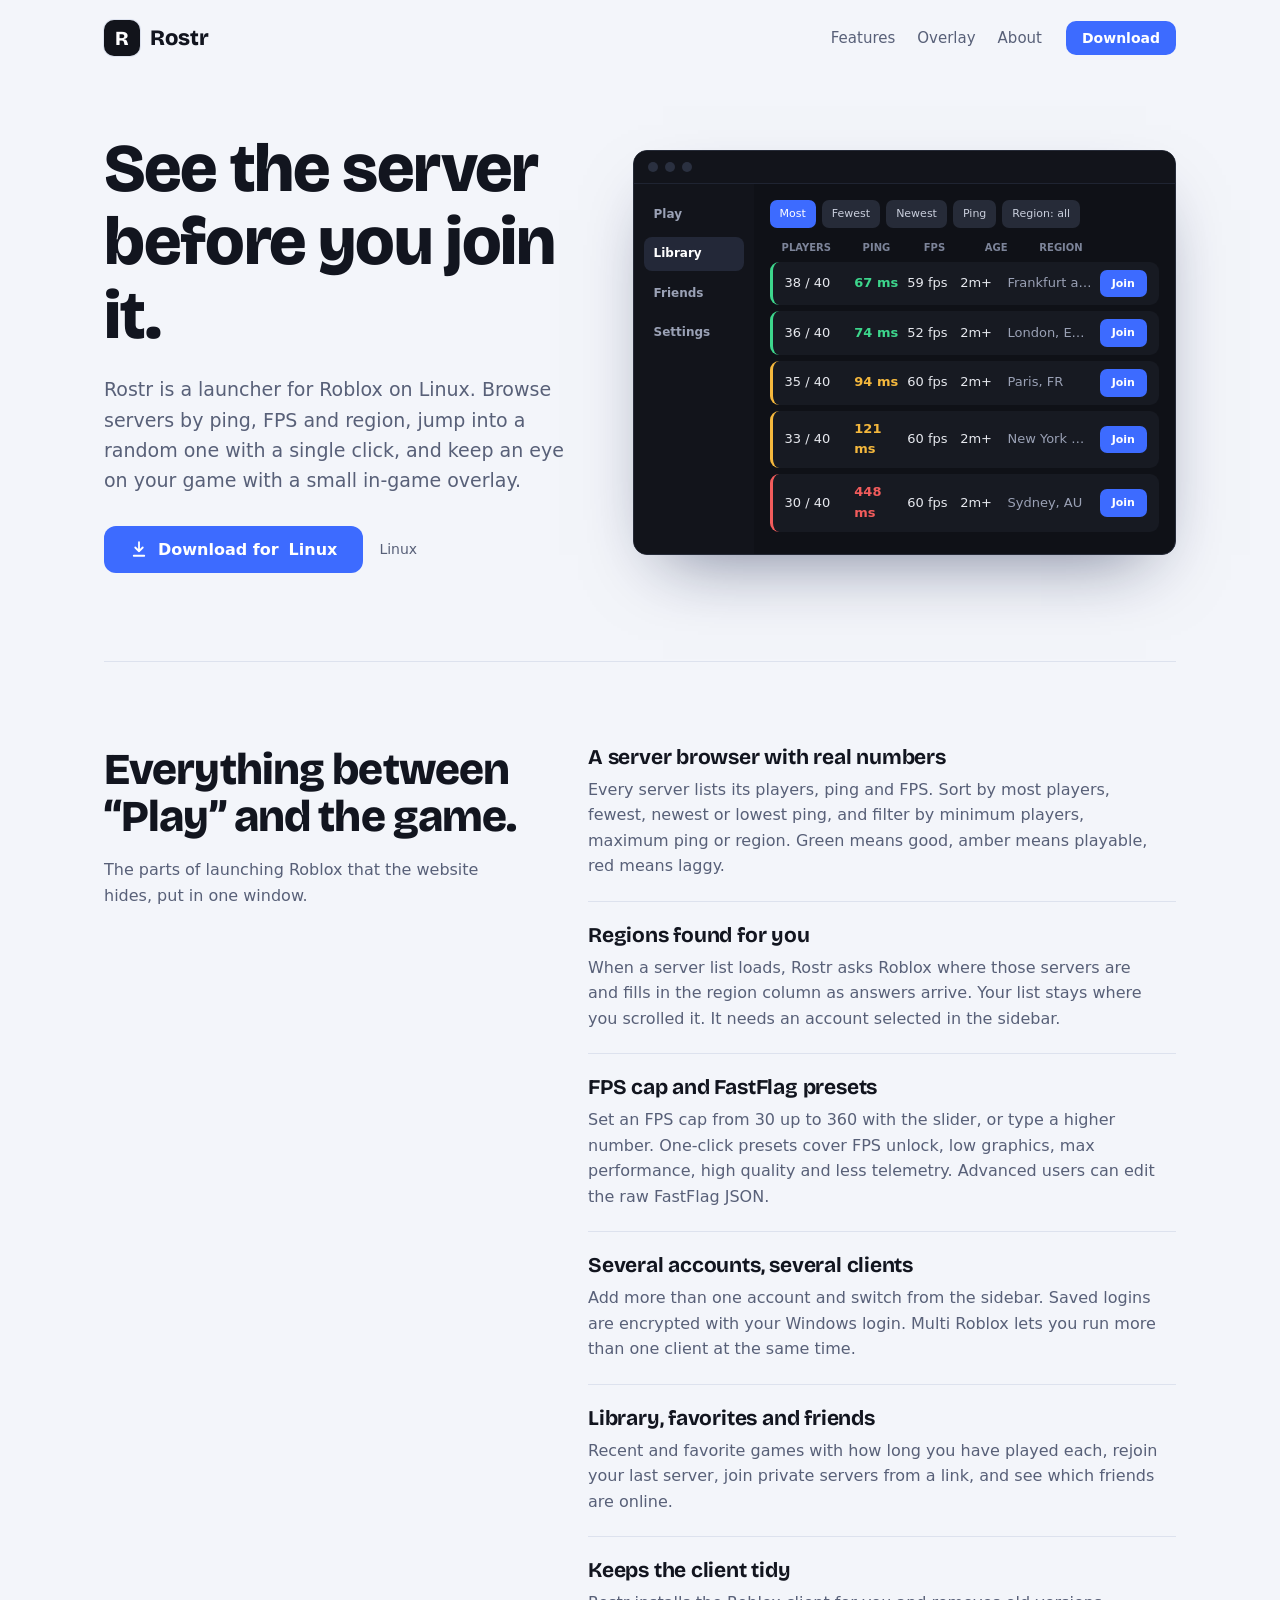
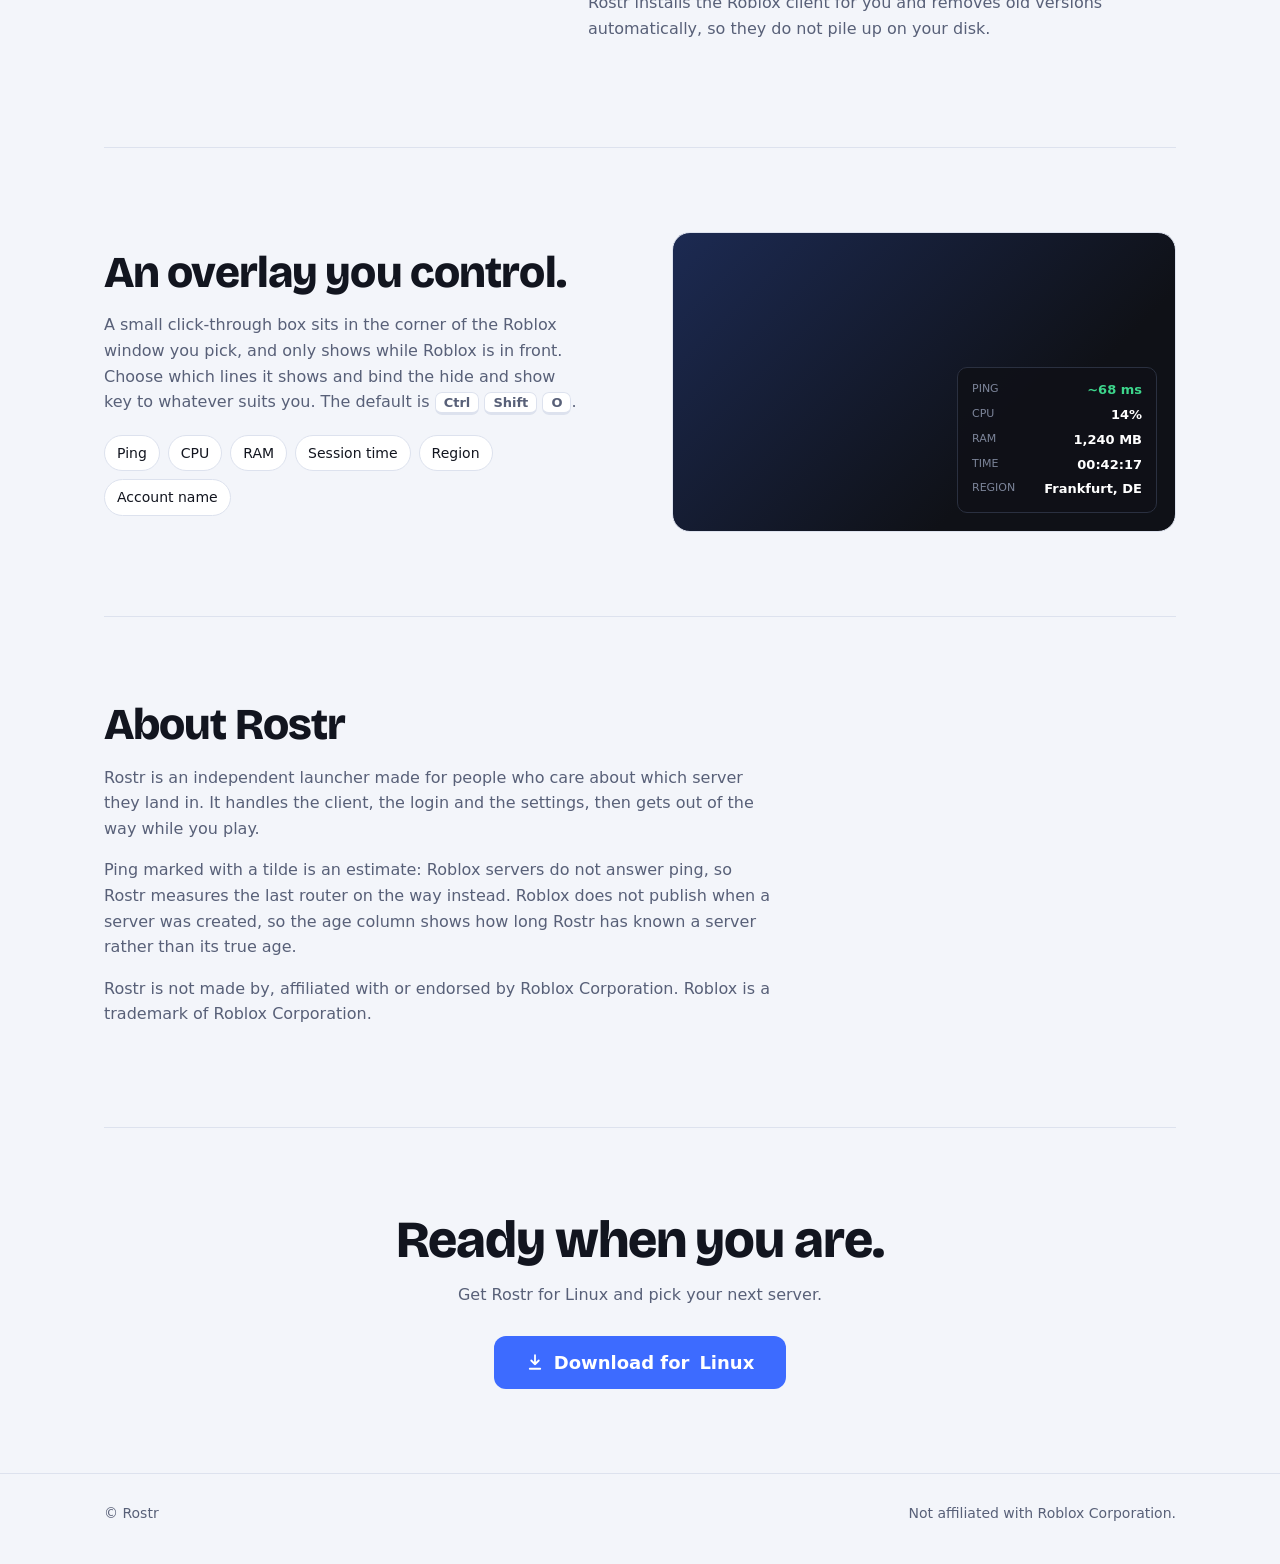
<file: Roblox launcher.html>
<!DOCTYPE html>
<html lang="en">
<head>
<meta charset="utf-8">
<meta name="viewport" content="width=device-width, initial-scale=1, viewport-fit=cover">
<title>Rostr: a Roblox launcher that shows you the server first</title>
<meta name="description" content="Rostr is a Windows launcher for Roblox with a server browser, auto region detection, an in-game overlay, FPS cap and FastFlag presets.">
<link rel="stylesheet" href="https://fonts.googleapis.com/css2?family=Bricolage+Grotesque:opsz,wght@12..96,500;12..96,700;12..96,800&display=swap">
<style>
:root{
  --bg:#F3F5FA; --surface:#FFFFFF; --ink:#12151F; --muted:#586078; --line:#DDE2EE;
  --accent:#3D6BFF; --accent-ink:#FFFFFF; --good:#1E9E63; --warn:#B7791F; --bad:#D03C3C;
  --display:"Bricolage Grotesque","Segoe UI",system-ui,sans-serif;
  --body:system-ui,"Segoe UI",Roboto,sans-serif;
  box-sizing:border-box;
  padding-top:env(safe-area-inset-top,0px);
  padding-bottom:env(safe-area-inset-bottom,0px);
}
@media (prefers-color-scheme:dark){
  :root:not([data-theme="light"]){
    --bg:#0D0F15; --surface:#151822; --ink:#E8EAF2; --muted:#8A92A8; --line:#232838;
    --accent:#5B83FF; --accent-ink:#0B1020; --good:#3DD68C; --warn:#F5B83D; --bad:#F25C5C;
    color-scheme:dark;
  }
}
:root[data-theme="dark"]{
  --bg:#0D0F15; --surface:#151822; --ink:#E8EAF2; --muted:#8A92A8; --line:#232838;
  --accent:#5B83FF; --accent-ink:#0B1020; --good:#3DD68C; --warn:#F5B83D; --bad:#F25C5C;
  color-scheme:dark;
}
html{scroll-padding-top:env(safe-area-inset-top,0px);scroll-behavior:smooth}
*,*::before,*::after{box-sizing:inherit}
body{margin:0;background:var(--bg);color:var(--ink);font:16px/1.6 var(--body);-webkit-font-smoothing:antialiased}
a{color:inherit}
:focus-visible{outline:3px solid var(--accent);outline-offset:3px;border-radius:6px}
.wrap{max-width:1120px;margin:0 auto;padding:0 24px}
h1,h2,h3{font-family:var(--display);line-height:1.08;margin:0;letter-spacing:-.02em}

/* header */
header{display:flex;align-items:center;gap:24px;padding:20px 0}
.brand{display:flex;align-items:center;gap:10px;font:800 22px var(--display);text-decoration:none}
.mark{width:36px;height:36px;border-radius:10px;background:#12141B;color:#fff;display:grid;place-items:center;font:800 20px var(--display);box-shadow:0 0 0 1px var(--line)}
nav{margin-left:auto;display:flex;gap:22px;font-size:15px}
nav a{text-decoration:none;color:var(--muted)}
nav a:hover{color:var(--ink)}

.btn{appearance:none;border:0;cursor:pointer;font:700 16px var(--body);padding:14px 26px;border-radius:12px;background:var(--accent);color:var(--accent-ink);display:inline-flex;align-items:center;gap:10px}
.btn:hover{filter:brightness(1.08)}
.btn.small{padding:9px 16px;font-size:14px;border-radius:10px}
.btn svg{width:18px;height:18px}

/* hero */
.hero{display:grid;grid-template-columns:minmax(0,1fr) minmax(0,1.15fr);gap:56px;align-items:center;padding:56px 0 88px}
.hero h1{font-size:clamp(40px,5.6vw,68px);font-weight:800}
.hero p.lead{font-size:19px;color:var(--muted);max-width:30em;margin:22px 0 30px}
.cta-row{display:flex;flex-wrap:wrap;align-items:center;gap:16px}
.note{font-size:14px;color:var(--muted)}

/* app mock: always dark, it is a picture of the app */
.win{background:#0F1117;border:1px solid #262B38;border-radius:14px;overflow:hidden;color:#E6E8EE;box-shadow:0 30px 70px -30px rgba(10,20,60,.55);font-size:13px}
.win .bar{display:flex;gap:7px;padding:11px 14px;background:#12141B;border-bottom:1px solid #1F2432}
.win .bar i{width:10px;height:10px;border-radius:50%;background:#2A3040}
.win .body{display:grid;grid-template-columns:120px 1fr}
.win .side{background:#12141B;padding:14px 10px;display:flex;flex-direction:column;gap:6px;font-size:12px;color:#9AA1B5}
.win .side b{padding:7px 10px;border-radius:8px;font-weight:600}
.win .side b.on{background:#232838;color:#fff}
.win .main{padding:16px}
.win .tools{display:flex;gap:6px;flex-wrap:wrap;margin-bottom:12px}
.chip{padding:5px 10px;border-radius:7px;background:#262B38;font-size:11px;color:#C9CEDC}
.chip.on{background:#3D6BFF;color:#fff}
.srv-h,.srv{display:grid;grid-template-columns:1.1fr .8fr .8fr .7fr 1.5fr auto;gap:8px;align-items:center}
.srv-h{font-size:10px;color:#7C8499;padding:0 12px 6px;font-weight:600}
.srv{background:#171A22;border-radius:9px;padding:8px 12px;margin-bottom:6px;border-left:3px solid var(--c)}
.srv .p{font-weight:700;color:var(--c)}
.srv .r{color:#9AA1B5;white-space:nowrap;overflow:hidden;text-overflow:ellipsis}
.join{background:#3D6BFF;color:#fff;border-radius:7px;padding:5px 12px;font-size:11px;font-weight:600}

/* sections */
section{padding:84px 0;border-top:1px solid var(--line)}
.split{display:grid;grid-template-columns:minmax(0,5fr) minmax(0,7fr);gap:64px;align-items:start}
.split h2{font-size:clamp(30px,3.6vw,44px);font-weight:800;position:sticky;top:24px}
.split .intro{color:var(--muted);margin:16px 0 0;max-width:24em}
.item{padding:22px 0;border-bottom:1px solid var(--line)}
.item:first-child{padding-top:0}
.item:last-child{border-bottom:0}
.item h3{font-size:21px;font-weight:700;letter-spacing:-.01em}
.item p{margin:8px 0 0;color:var(--muted);max-width:36em}

/* overlay */
.ov{display:grid;grid-template-columns:minmax(0,1fr) minmax(0,1fr);gap:64px;align-items:center}
.ov h2{font-size:clamp(30px,3.6vw,44px);font-weight:800}
.ov p{color:var(--muted);max-width:30em}
kbd{font:600 13px var(--body);background:var(--surface);border:1px solid var(--line);border-bottom-width:3px;border-radius:7px;padding:2px 8px}
.stage{background:linear-gradient(135deg,#1c2a52,#0f1117 70%);border-radius:18px;min-height:300px;position:relative;border:1px solid var(--line)}
.ovbox{position:absolute;right:18px;bottom:18px;background:rgba(15,17,23,.88);border:1px solid #2A3040;border-radius:10px;padding:10px 14px;min-width:200px;color:#fff;font-size:13px}
.ovbox div{display:flex;justify-content:space-between;gap:24px;padding:2px 0}
.ovbox span{color:#7C8499;font-size:11px}
.ovbox b{font-weight:600}
.toggles{list-style:none;padding:0;margin:20px 0 0;display:flex;flex-wrap:wrap;gap:8px}
.toggles li{padding:6px 12px;border-radius:999px;background:var(--surface);border:1px solid var(--line);font-size:14px}

/* download */
.dl{text-align:center}
.dl h2{font-size:clamp(32px,4.2vw,52px);font-weight:800}
.dl p{color:var(--muted);margin:14px auto 28px;max-width:28em}
.dl .btn{font-size:18px;padding:16px 32px}

.about{max-width:42em}
.about p{color:var(--muted)}
footer{border-top:1px solid var(--line);padding:28px 0 40px;font-size:14px;color:var(--muted)}
footer .wrap{display:flex;flex-wrap:wrap;gap:12px 32px;justify-content:space-between}

@media (max-width:860px){
  nav{display:none}
  header{justify-content:space-between}
  .hero,.split,.ov{grid-template-columns:minmax(0,1fr);gap:36px}
  .hero{padding:32px 0 60px}
  .split h2{position:static}
  section{padding:60px 0}
  .win .body{grid-template-columns:1fr}
  .win .side{display:none}
}
@media (max-width:520px){
  .srv-h,.srv{grid-template-columns:1fr .9fr .9fr 1.4fr auto}
  .srv>:nth-child(4),.srv-h>:nth-child(4){display:none}
}
@media (prefers-reduced-motion:reduce){html{scroll-behavior:auto}}
</style>
</head>
<body>
<div class="wrap">
  <header>
    <a class="brand" href="#top"><span class="mark">R</span>Rostr</a>
    <nav aria-label="Main">
      <a href="#features">Features</a>
      <a href="#overlay">Overlay</a>
      <a href="#about">About</a>
    </nav>
    <button type="button" class="btn small">Download</button>
  </header>

  <main id="top">
    <div class="hero">
      <div>
        <h1>See the server before you join it.</h1>
        <p class="lead">Rostr is a launcher for Roblox on <span class="os-name">Windows</span>. Browse servers by ping, FPS and region, jump into a random one with a single click, and keep an eye on your game with a small in-game overlay.</p>
        <div class="cta-row">
          <button type="button" class="btn">
            <svg viewBox="0 0 24 24" fill="none" stroke="currentColor" stroke-width="2.4" stroke-linecap="round" stroke-linejoin="round" aria-hidden="true"><path d="M12 3v12m0 0l-5-5m5 5l5-5M5 21h14"/></svg>
            Download for <span class="os-name">Windows</span>
          </button>
          <span class="note" id="os-note">Windows 10 and 11</span>
        </div>
      </div>

      <div class="win" role="img" aria-label="The Rostr server list showing players, ping, FPS and region for each server">
        <div class="bar"><i></i><i></i><i></i></div>
        <div class="body">
          <div class="side"><b>Play</b><b class="on">Library</b><b>Friends</b><b>Settings</b></div>
          <div class="main">
            <div class="tools"><span class="chip on">Most</span><span class="chip">Fewest</span><span class="chip">Newest</span><span class="chip">Ping</span><span class="chip">Region: all</span></div>
            <div class="srv-h"><span>PLAYERS</span><span>PING</span><span>FPS</span><span>AGE</span><span>REGION</span><span></span></div>
            <div class="srv" style="--c:#3DD68C"><span>38 / 40</span><span class="p">67 ms</span><span>59 fps</span><span>2m+</span><span class="r">Frankfurt am Main, DE</span><span class="join">Join</span></div>
            <div class="srv" style="--c:#3DD68C"><span>36 / 40</span><span class="p">74 ms</span><span>52 fps</span><span>2m+</span><span class="r">London, England, GB</span><span class="join">Join</span></div>
            <div class="srv" style="--c:#F5B83D"><span>35 / 40</span><span class="p">94 ms</span><span>60 fps</span><span>2m+</span><span class="r">Paris, FR</span><span class="join">Join</span></div>
            <div class="srv" style="--c:#F5B83D"><span>33 / 40</span><span class="p">121 ms</span><span>60 fps</span><span>2m+</span><span class="r">New York City, US</span><span class="join">Join</span></div>
            <div class="srv" style="--c:#F25C5C"><span>30 / 40</span><span class="p">448 ms</span><span>60 fps</span><span>2m+</span><span class="r">Sydney, AU</span><span class="join">Join</span></div>
          </div>
        </div>
      </div>
    </div>

    <section id="features">
      <div class="split">
        <div>
          <h2>Everything between “Play” and the game.</h2>
          <p class="intro">The parts of launching Roblox that the website hides, put in one window.</p>
        </div>
        <div>
          <div class="item">
            <h3>A server browser with real numbers</h3>
            <p>Every server lists its players, ping and FPS. Sort by most players, fewest, newest or lowest ping, and filter by minimum players, maximum ping or region. Green means good, amber means playable, red means laggy.</p>
          </div>
          <div class="item">
            <h3>Regions found for you</h3>
            <p>When a server list loads, Rostr asks Roblox where those servers are and fills in the region column as answers arrive. Your list stays where you scrolled it. It needs an account selected in the sidebar.</p>
          </div>
          <div class="item">
            <h3>FPS cap and FastFlag presets</h3>
            <p>Set an FPS cap from 30 up to 360 with the slider, or type a higher number. One-click presets cover FPS unlock, low graphics, max performance, high quality and less telemetry. Advanced users can edit the raw FastFlag JSON.</p>
          </div>
          <div class="item">
            <h3>Several accounts, several clients</h3>
            <p>Add more than one account and switch from the sidebar. Saved logins are encrypted with your Windows login. Multi Roblox lets you run more than one client at the same time.</p>
          </div>
          <div class="item">
            <h3>Library, favorites and friends</h3>
            <p>Recent and favorite games with how long you have played each, rejoin your last server, join private servers from a link, and see which friends are online.</p>
          </div>
          <div class="item">
            <h3>Keeps the client tidy</h3>
            <p>Rostr installs the Roblox client for you and removes old versions automatically, so they do not pile up on your disk.</p>
          </div>
        </div>
      </div>
    </section>

    <section id="overlay">
      <div class="ov">
        <div>
          <h2>An overlay you control.</h2>
          <p>A small click-through box sits in the corner of the Roblox window you pick, and only shows while Roblox is in front. Choose which lines it shows and bind the hide and show key to whatever suits you. The default is <kbd>Ctrl</kbd> <kbd>Shift</kbd> <kbd>O</kbd>.</p>
          <ul class="toggles" aria-label="Lines you can switch on or off">
            <li>Ping</li><li>CPU</li><li>RAM</li><li>Session time</li><li>Region</li><li>Account name</li>
          </ul>
        </div>
        <div class="stage" role="img" aria-label="A game window with the Rostr overlay in the bottom right corner">
          <div class="ovbox">
            <div><span>PING</span><b style="color:#3DD68C">~68 ms</b></div>
            <div><span>CPU</span><b>14%</b></div>
            <div><span>RAM</span><b>1,240 MB</b></div>
            <div><span>TIME</span><b>00:42:17</b></div>
            <div><span>REGION</span><b>Frankfurt, DE</b></div>
          </div>
        </div>
      </div>
    </section>

    <section id="about">
      <div class="about">
        <h2 style="font-size:clamp(30px,3.6vw,44px);font-weight:800">About Rostr</h2>
        <p>Rostr is an independent launcher made for people who care about which server they land in. It handles the client, the login and the settings, then gets out of the way while you play.</p>
        <p>Ping marked with a tilde is an estimate: Roblox servers do not answer ping, so Rostr measures the last router on the way instead. Roblox does not publish when a server was created, so the age column shows how long Rostr has known a server rather than its true age.</p>
        <p>Rostr is not made by, affiliated with or endorsed by Roblox Corporation. Roblox is a trademark of Roblox Corporation.</p>
      </div>
    </section>

    <section class="dl" id="download">
      <h2>Ready when you are.</h2>
      <p>Get Rostr for <span class="os-name">Windows</span> and pick your next server.</p>
      <button type="button" class="btn">
        <svg viewBox="0 0 24 24" fill="none" stroke="currentColor" stroke-width="2.4" stroke-linecap="round" stroke-linejoin="round" aria-hidden="true"><path d="M12 3v12m0 0l-5-5m5 5l5-5M5 21h14"/></svg>
        Download for <span class="os-name">Windows</span>
      </button>
    </section>
  </main>
</div>

<footer>
  <div class="wrap">
    <span>© Rostr</span>
    <span>Not affiliated with Roblox Corporation.</span>
  </div>
</footer>
<script>
// Picks the download label for the visitor's system. Add a new entry here when another platform ships.
(function () {
  var PLATFORMS = {
    windows: { name: "Windows", note: "Windows 10 and 11" },
    linux: { name: "Linux", note: "Linux" }
  };

  function detect() {
    var ua = navigator.userAgent || "";
    var hint = (navigator.userAgentData && navigator.userAgentData.platform) || navigator.platform || "";
    var all = hint + " " + ua;
    // Android and ChromeOS report Linux in their user agent, but they are not desktop Linux.
    if (/android|cros/i.test(all)) return "windows";
    if (/linux|x11/i.test(all)) return "linux";
    return "windows";
  }

  var os = PLATFORMS[detect()];
  var names = document.querySelectorAll(".os-name");
  for (var i = 0; i < names.length; i++) names[i].textContent = os.name;
  var note = document.getElementById("os-note");
  if (note) note.textContent = os.note;
})();
</script>
</body>
</html>
</file>
